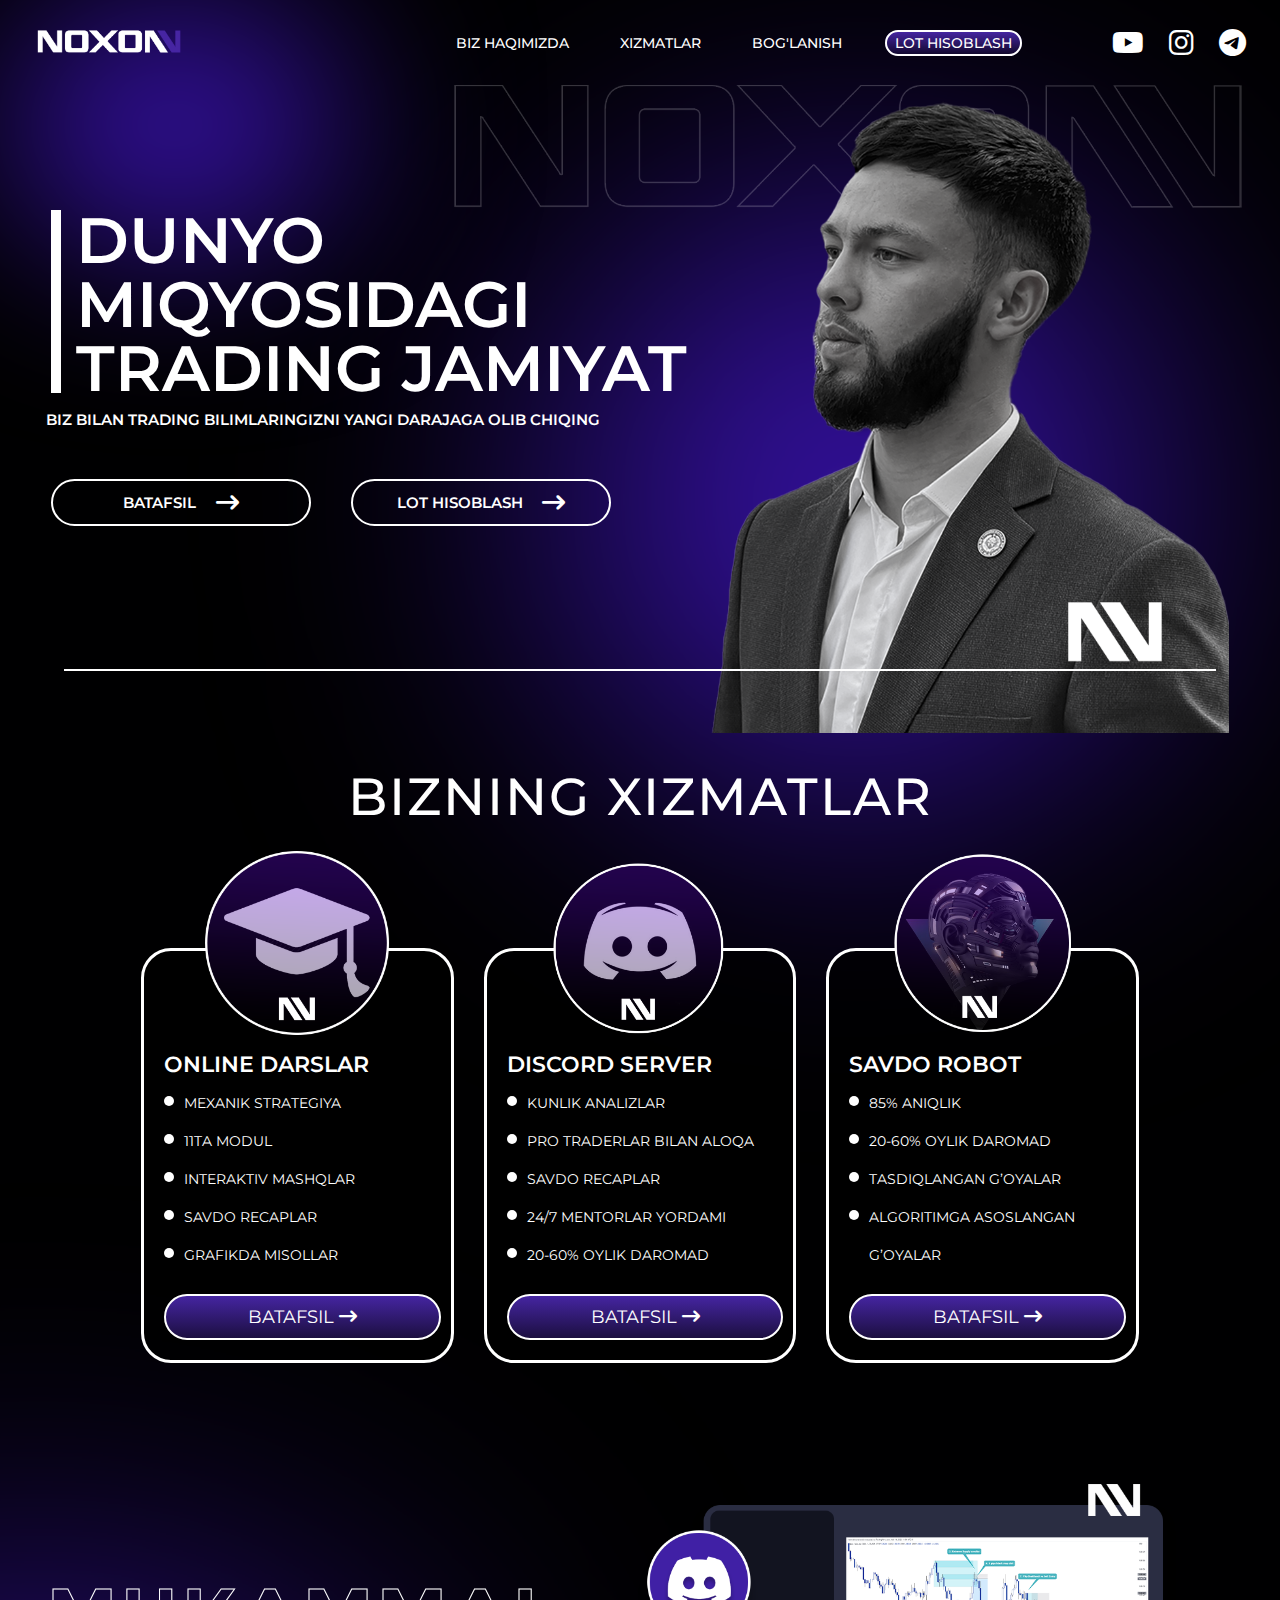
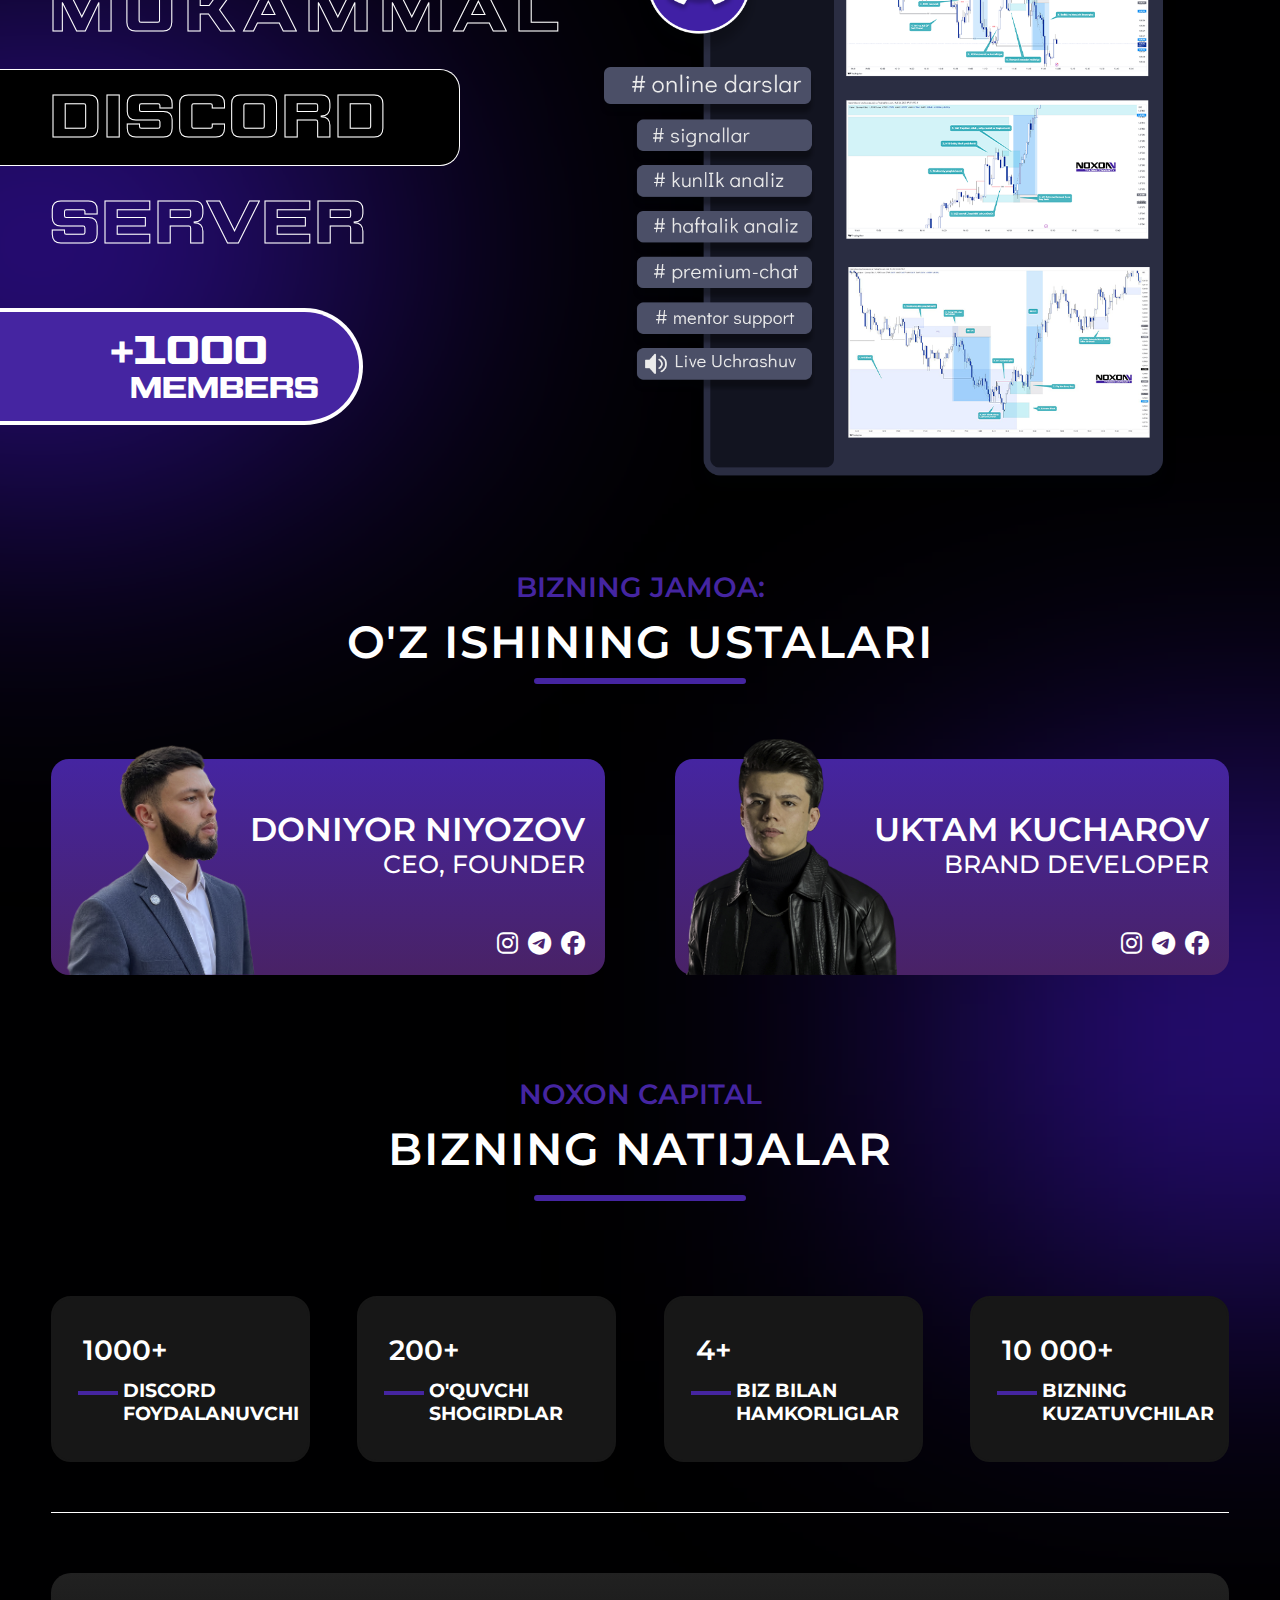
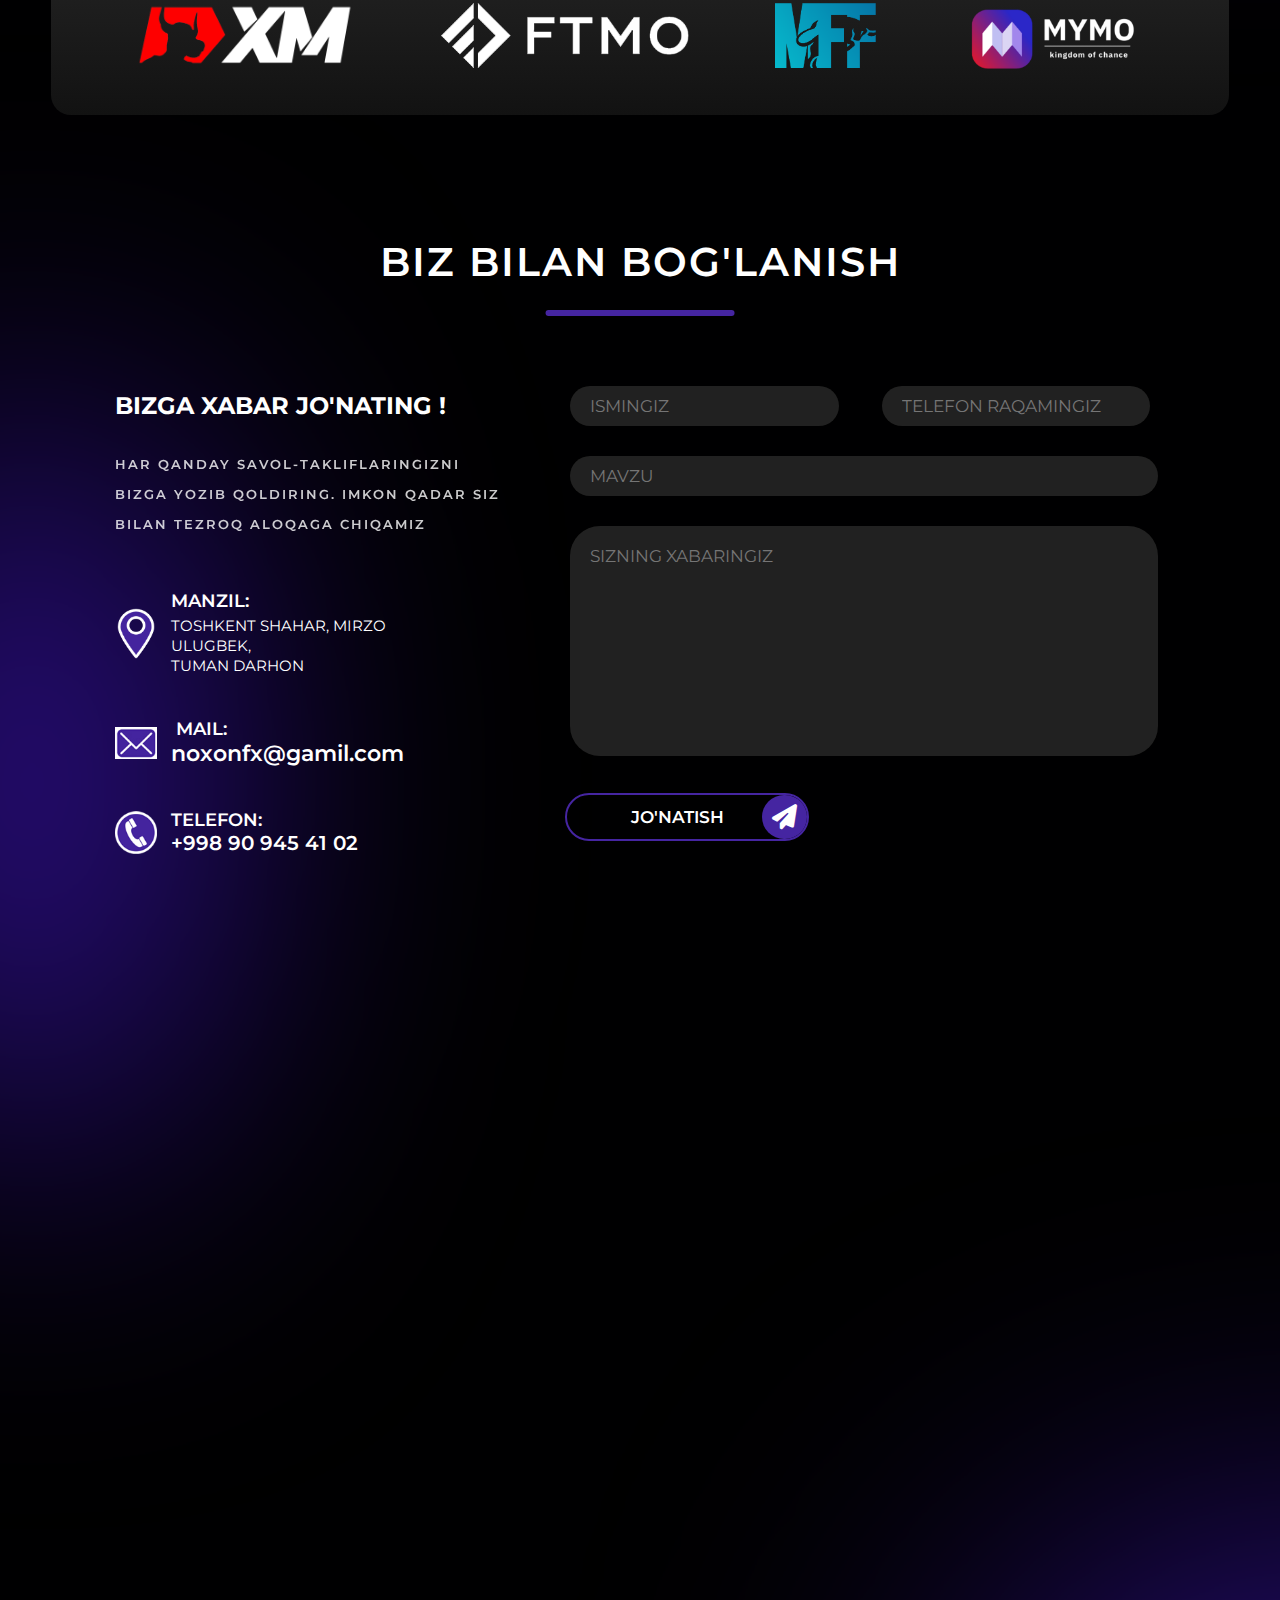
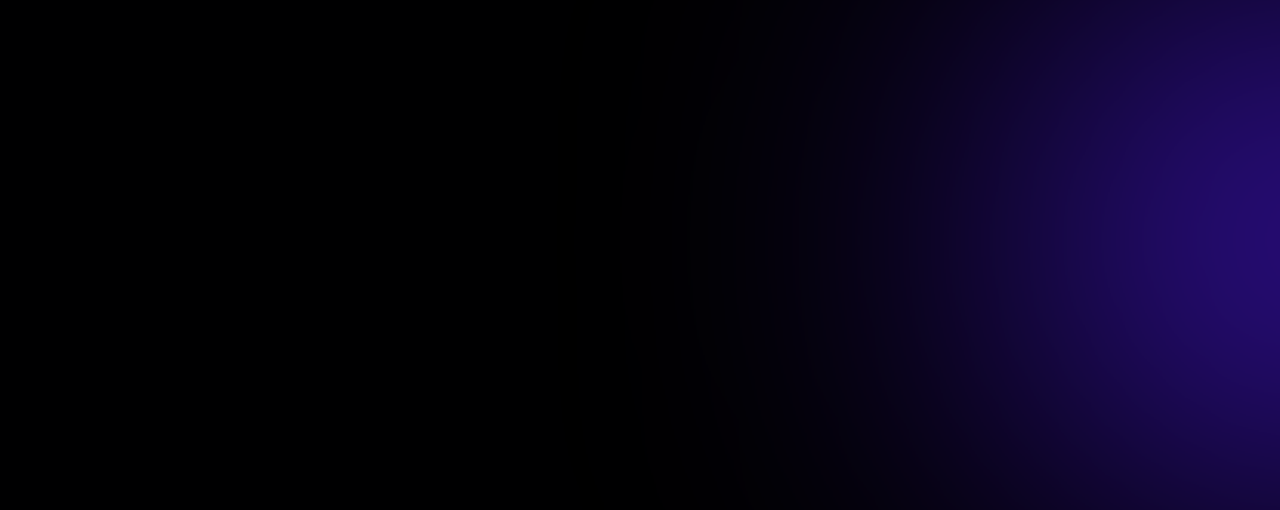
<file: index.html>
<!DOCTYPE html>
<html lang="en">

<head>
   <meta charset="UTF-8">
   <meta http-equiv="X-UA-Compatible" content="IE=edge">
   <meta name="viewport" content="width=device-width, initial-scale=1.0">
   <link rel="stylesheet" href="https://cdnjs.cloudflare.com/ajax/libs/font-awesome/6.4.0/css/all.min.css">
   <title>New project</title>
   <link rel="stylesheet" href="./css/main.min.css">
</head>

<body>

   <div class="shape shape5"></div>
   <div class="shape shape6"></div>
   <div class="shape shape7"></div>
   <div class="shape shape8"></div>
   <div class="shape shape9"></div>
   <div class="shape shape10"></div>
   <div class="shape shape11"></div>

   <header class="header">
      <a href="/pages/more.html" class="header__logo"><img src="image/logo.png" alt="logo" height="85"></a>
      <div class="flex">
         <nav class="header__navbar">
            <ul class="header__navbar-list">
               <li class="header__navbar-item">
                  <a href="./pages/more.html" class="header__navbar-link">biz haqimizda</a>
               </li>
               <li class="header__navbar-item">
                  <a href="#services" class="header__navbar-link">xizmatlar</a>
               </li>
               <li class="header__navbar-item">
                  <a href="#connect" class="header__navbar-link">bog'lanish</a>
               </li>
               <li class="header__navbar-item">
                  <a href="./pages/index.html" class="header__navbar-link">lot hisoblash</a>
               </li>
            </ul>
         </nav>
         <ul class="header__social-list">
            <li class="header__social-item">
               <a href="https://youtube.com/@noxonfx" class="header__social-link"><i
                     class="fa-brands fa-youtube "></i></a>
            </li>
            <li class="header__social-item">
               <a href="https://instagram.com/noxonfx?igshid=MzRlODBiNWFlZA==" class="header__social-link"><i
                     class="fa-brands fa-instagram "></i></a>
            </li>
            <li class="header__social-item">
               <a href="https://t.me/noxonfx_community" class="header__social-link"><i
                     class="fa-brands fa-telegram "></i></a>
            </li>
         </ul>
         <div class="menu-btn">
            <div class="menu-btn__burger"></div>
         </div>
         <div class="fixed-navbar">
            <ul class="header__navbar-list">
               <li class="header__navbar-item">
                  <a href="./pages/more.html" class="header__navbar-link">biz haqimizda</a>
               </li>
               <li class="header__navbar-item">
                  <a href="#services" class="header__navbar-link">xizmatlar</a>
               </li>
               <li class="header__navbar-item">
                  <a href="#connect" class="header__navbar-link">bog'lanish</a>
               </li>
               <li class="header__navbar-item">
                  <a href="./pages/index.html" class="header__navbar-link">lot hisoblash</a>
               </li>
            </ul>
            <ul class="header__social-list">
               <li class="header__social-item">
                  <a href="https://youtube.com/@noxonfx" class="header__social-link"><i
                        class="fa-brands fa-youtube"></i></a>
               </li>
               <li class="header__social-item">
                  <a href="https://instagram.com/noxonfx?igshid=MzRlODBiNWFlZA==" class="header__social-link"><i
                        class="fa-brands fa-instagram"></i></a>
               </li>
               <li class="header__social-item">
                  <a href="https://t.me/noxonfx_community" class="header__social-link"><i
                        class="fa-brands fa-telegram"></i></a>
               </li>
            </ul>
         </div>
      </div>
   </header>

   <section class="home indexhtml" id="home">
      <div>
         <div class="content ">
            <h1 class="home-heading" id="darslartitle">dunyo miqyosidagi trading jamiyat</h1>
            <p class="onlinePage">biz bilan trading bilimlaringizni yangi darajaga olib chiqing</p>
         </div>
         <div class="home__link">
            <a class="homelink_a" href="pages/more.html">Batafsil <i
                  class="fa-solid fa-arrow-right-long fa-beat "></i></a>
            <a class="homelink_a" href="pages/savdo-robot.html">Lot hisoblash <i
                  class="fa-solid fa-arrow-right-long fa-beat "></i></a>
         </div>
      </div>
      <img class="home__outline" src="image/opp.png" alt="">
      <img class="broimg" src="image/bro.png" alt="">
      <img id="logo-absolute" class="logo-absolute" src="image/2.png" alt="">
      <div class="line"></div>

   </section>

   <section class="services" id="services">
      <h1 class="services__title">
         bizning xizmatlar
      </h1>
      <ul class="services__list">
         <li class="services__item">
            <img src="image/shlyapa.png" id="servicesImg" class="servise_img" alt="">
            <h2>online darslar</h2>
            <p>mexanik strategiya</p>
            <p>11ta modul</p>
            <p>interaktiv mashqlar</p>
            <p>SAVDO RECAPLAR</p>
            <p>grafikda misollar</p>
            <div class="services__link"><a href="pages/online-darslar.html">Batafsil <i
                     class="fa-solid fa-arrow-right-long fa-beat"></i></a></div>
         </li>
         <li class="services__item">
            <img src="image/discord.png" id="servicesImg" class="servise_img" alt="">
            <h2>discord server</h2>
            <p>KUNLIK ANALIZLAR</p>
            <p>PRO TRADERLAR BILAN ALOQA</p>
            <p>SAVDO RECAPLAR</p>
            <p>24/7 MENTORLAR YORDAMI</p>
            <p>20-60% OYLIK DAROMAD</p>
            <div class="services__link"><a href="./pages/discord-server.html">Batafsil <i
                     class="fa-solid fa-arrow-right-long fa-beat"></i></a></div>
         </li>
         <li class="services__item">
            <img src="image/robo.png" id="servicesImg" class="servise_img" alt="">
            <h2>savdo robot</h2>
            <p>85% ANIQLIK</p>
            <p>20-60% OYLIK DAROMAD</p>
            <p>TASDIQLANGAN G’OYALAR</p>
            <p>ALGORITIMGA ASOSLANGAN G’OYALAR</p>
            <div class="services__link"><a href="pages/savdo-robot.html">Batafsil <i
                     class="fa-solid fa-arrow-right-long fa-beat"></i></a></div>
         </li>
      </ul>
   </section>
   <div class="discord ">
      <div class="discord__left">
         <h1 class="discord__title outline">
            mukammal
         </h1><br>
         <h1 style="letter-spacing: 3px;" class="discord__title discord__title-bg outline">
            discord
         </h1><br>
         <h1 style="letter-spacing: 3px;" class="discord__title outline">
            server
         </h1><br>
         <br>
         <br>
         <br>
         <br>
         <br>
         <br>
         <div class="discord__members">
            <h1 class="discord__members-title">+1000</h1>
            <p>members</p>
         </div>
      </div>
      <div class="discord__right">
         <img src="image/obshi.png" alt="">
      </div>
   </div>

   <section class="team" id="team">
      <p class="price__subtitle team__text">bizning jamoa:</p>
      <h1 class="price__title team__center">o'z ishining ustalari</h1>
      <ul class="team__list">
         <li class="team__item">
            <img class="broimg" id="broimg" src="image/bro2.png" alt="" width="205">
            <h1 id="teamId" class="teamtext">doniyor niyozov</h1>
            <h2 id="teamtext2" class="teamtextp">ceo, founder</h2>
            <div class="team__item-social" style="margin-bottom: 2px;">
               <a href="https://instagram.com/doni.digital?igshid=NTc4MTIwNjQ2YQ=="><i
                     class="fa-brands fa-instagram fa-1x"></i></a>
               <a href="@doni_digital"><i class="fa-brands fa-telegram fa-1x"></i></a>
               <a href="https://instagram.com/doni.digital?igshid=NTc4MTIwNjQ2YQ=="><i
                     class="fa-brands fa-facebook fa-1x"></i></a>
            </div>
         </li>
         <li class="team__item">
            <img src="image/bro3.png" id="broimg2" class="pb" width="180">
            <h1 id="teamId" class="teamtext">uktam kucharov</h1>
            <h2 id="teamtext2" class="teamtextp">brand developer</h2>
            <div class="team__item-social" style="margin-bottom: 2px;">
               <a href="https://instagram.com/uktam_akromovich_17?igshid=NTc4MTIwNjQ2YQ=="><i
                     class="fa-brands fa-instagram"></i></a>
               <a href="https://t.me/Uktam_AKROMOVICH_17"><i class="fa-brands fa-telegram"></i></a>
               <a href="https://instagram.com/uktam_akromovich_17?igshid=NTc4MTIwNjQ2YQ=="><i
                     class="fa-brands fa-facebook"></i></a>
            </div>
         </li>
         </div>
   </section>
   <br>
   <br>

   <section class="result " id="result">
      <p class="price__subtitle team__text">noxon capital</p>
      <h1 class="price__title team__center">bizning natijalar</h1>
      <ul class="result__list border-bottom ">
         <li class="result__item">
            <h1>1000+</h1>
            <p>discord foydalanuvchi</p>
         </li>
         <li class="result__item">
            <h1>200+</h1>
            <p>o'quvchi shogirdlar</p>
         </li>
         <li class="result__item">
            <h1>4+</h1>
            <p>biz bilan hamkorliglar </p>
         </li>
         <li class="result__item">
            <h1>10 000+</h1>
            <p>bizning kuzatuvchilar</p>
         </li>
      </ul>
      <ul class="hamkor__list ">
         <li class="hamkor__item">
            <img src="./image/XM-BROKER-copy.png" alt="">

         </li>
         <li class="hamkor__item">
            <img src="./image/fxm.png" alt="">

         </li>

         <li class="hamkor__item lastchild ">
            <img src="./image/mt.png" alt="">
         </li>

         <li class="hamkor__item lastchild ">
            <img style="width: 103%; height: 180px; margin: -50px 0;" src="./image/mym.png" alt="">





         </li>

      </ul>
   </section>
   <br>
   <br>
   <br>
   <br>
   <section id="connect" class="connect">
      <h1 style="font-size: 45px; font-weight: 600;" class="price__title team__center">biz bilan bog'lanish</h1>
      <div class="connect__wrapper">
         <div>
            <h2>bizga xabar jo'nating !</h2>
            <p>har qanday savol-takliflaringizni bizga yozib qoldiring. imkon qadar siz bilan tezroq aloqaga chiqamiz
            </p>
            <ul class="connect__list">
               <li class="connect__item">
                  <img src="image/location.png" alt="">
                  <div>
                     <h3 style="font-weight: 600;">manzil:</h3>
                     <h4 style="font-size: 17px; font-weight: 400; line-height: 20px; margin-top: 4px;">toshkent shahar,
                        mirzo ulugbek, <br> tuman darhon</h4>
                  </div>
               </li>
               <li class="connect__item item2">
                  <img src="image/fax.jpg" alt="">
                  <div>
                     <h3 style="font-weight: 600; padding-left: 5px;">mail:</h3>
                     <h4 style="  text-transform: lowercase;">noxonfx@gamil.com</h4>
                  </div>
               </li>
               <li class="connect__item item3">
                  <img src="image/fwx.png" alt="">
                  <div>
                     <h3 style="font-weight: 600;">telefon:</h3>
                     <h4 style="font-size: large;">+998 90 945 41 02</h4>
                  </div>
               </li>
            </ul>
         </div>
         <form class="connect__form">
            <input class="name" type="text" placeholder="ismingiz">
            <input class="number" type="number" placeholder="telefon raqamingiz">
            <input class="theme" type="text" placeholder="mavzu">
            <textarea class="message" cols="30" rows="10" placeholder="sizning xabaringiz"></textarea>
            <div class="home__link">
               <button>jo'natish <i class="fa-solid fa-paper-plane"></i></button>
            </div>
         </form>
      </div>
   </section>

   <script src="javascript/app.js"></script>
</body>

</html>
</file>
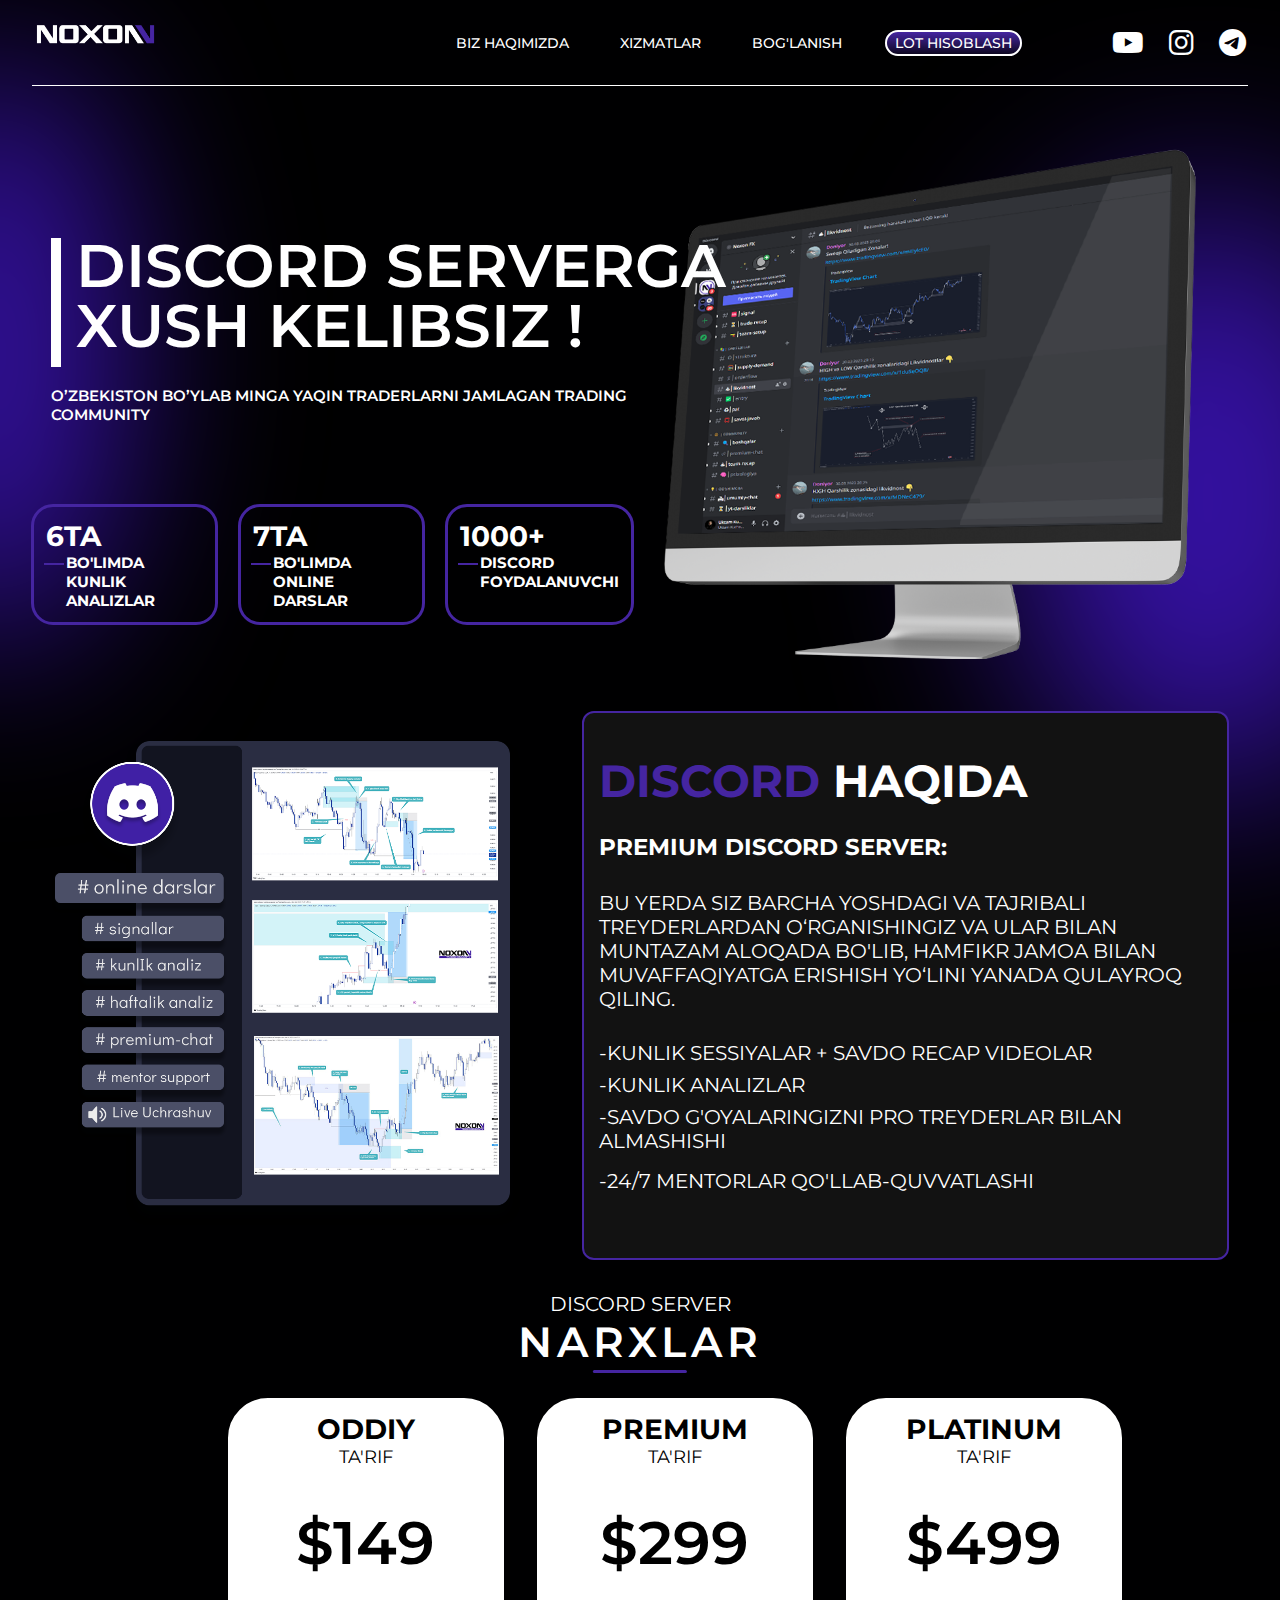
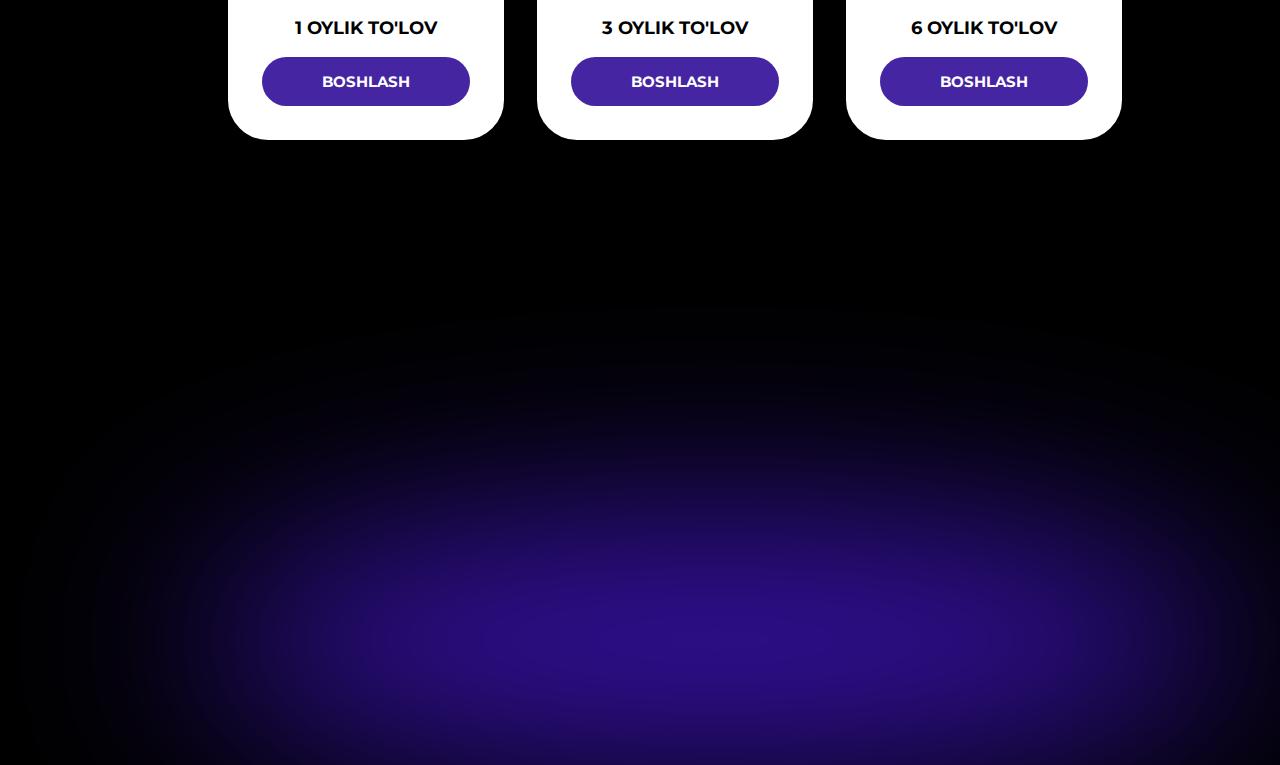
<file: pages/discord-server.html>
<!DOCTYPE html>
<html lang="en">

<head>
   <meta charset="UTF-8">
   <meta http-equiv="X-UA-Compatible" content="IE=edge">
   <meta name="viewport" content="width=device-width, initial-scale=1.0">
   <link rel="stylesheet" href="https://cdnjs.cloudflare.com/ajax/libs/font-awesome/6.4.0/css/all.min.css">
   <title>Discord server</title>
   <link rel="stylesheet" href="../css/main.min.css">
</head>

<body>

   <div class="shapes shape41"></div>
   <div class="shapes shape42"></div>
   <div class="shapes shape44"></div> 

   <header class="header border-bottom">
      <a href="../index.html" class="header__logo"><img src="../image/logo.png" alt="logo" height="70"></a>
      <div class="flex">
         <nav class="header__navbar">
            <ul class="header__navbar-list">
               <li class="header__navbar-item">
                  <a href="./more.html" class="header__navbar-link">biz haqimizda</a>
               </li>
               <li class="header__navbar-item">
                  <a href="../index.html#services" class="header__navbar-link">xizmatlar</a>
               </li>
               <li class="header__navbar-item">
                  <a href="../index.html#connect" class="header__navbar-link">bog'lanish</a>
               </li>
               
               <li class="header__navbar-item">
                  <a href="./index.html" class="header__navbar-link">lot hisoblash</a>
               </li>
            </ul>
         </nav>
         <ul class="header__social-list">
            <li class="header__social-item">
               <a href="https://youtube.com/@noxonfx" class="header__social-link"><i
                     class="fa-brands fa-youtube"></i></a>
            </li>
            <li class="header__social-item">
               <a href="https://instagram.com/noxonfx?igshid=MzRlODBiNWFlZA==" class="header__social-link"><i
                     class="fa-brands fa-instagram"></i></a>
            </li>
            <li class="header__social-item">
               <a href="https://t.me/noxonfx_community" class="header__social-link"><i
                     class="fa-brands fa-telegram"></i></a>
            </li>
         </ul>
         <div class="menu-btn">
            <div class="menu-btn__burger"></div>
         </div>
         <div class="fixed-navbar">
            <ul class="header__navbar-list">
               <li class="header__navbar-item">
                  <a href="./more.html" class="header__navbar-link">biz haqimizda</a>
               </li>
               <li class="header__navbar-item">
                  <a href="../index.html#services" class="header__navbar-link">xizmatlar</a>
               </li>
               <li class="header__navbar-item">
                  <a href="../index.html#connect" class="header__navbar-link">bog'lanish</a>
               </li>
               <li class="header__navbar-item">
                  <a href="./index.html" class="header__navbar-link">lot hisoblash</a>
               </li>
            </ul>
            <ul class="header__social-list">
               <li class="header__social-item">
                  <a href="https://youtube.com/@noxonfx" class="header__social-link"><i
                        class="fa-brands fa-youtube"></i></a>
               </li>
               <li class="header__social-item">
                  <a href="https://instagram.com/noxonfx?igshid=MzRlODBiNWFlZA==" class="header__social-link"><i
                        class="fa-brands fa-instagram"></i></a>
               </li>
               <li class="header__social-item">
                  <a href="https://t.me/noxonfx_community" class="header__social-link"><i
                        class="fa-brands fa-telegram"></i></a>
               </li>
            </ul>
         </div>
      </div>
   </header>

   <section class="home discord__home" id="home">
      <div>
         <div class="content index">
            <h1 class="home-heading" >discord serverga
               xush kelibsiz !</h1>
            <br>
            <br>
            <p class="onlinePage">o’zbekiston bo’ylab minga yaqin  
               traderlarni jamlagan trading community</p>
            <br>

         </div>
         <div class="home__info">
            <div class="home__info-box">
               <h1>6ta</h1>
               <p>bo'limda kunlik analizlar</p>
            </div>
            <div class="home__info-box">
               <h1>7ta</h1>
               <p>bo'limda online darslar</p>
            </div>
            <div class="home__info-box">
               <h1>1000+</h1>
               <p>discord foydalanuvchi</p>
            </div>
         </div>
      </div>
      <img class="Noutbuk" src="../image/Noutbuk-mid.png" alt="">
   </section>

   <section class="info" id="info">
      <img src="../image/polni-logosi-yo'q.png" alt="">
      <div class="info__content">
         <h1><span>discord</span> haqida</h1>
         <p style="font-size: 23px; font-weight: 700; color: #fff; margin-top: 25px;">premium discord server: </p>
         <p>Bu yerda siz barcha yoshdagi va tajribali treyderlardan o‘rganishingiz va ular bilan muntazam aloqada
            bo'lib, hamfikr
            jamoa bilan muvaffaqiyatga erishish yo‘lini yanada
            qulayroq qiling.</p>


         <h2>

            <span>
               -Kunlik Sessiyalar + Savdo Recap videolar

            </span>
             <span> -Kunlik Analizlar</span>
            <span>-Savdo g'oyalaringizni Pro Treyderlar bilan almashishi</span>
            <span>-24/7 Mentorlar qo'llab-quvvatlashi</span>
         </h2>
      </div>
   </section>

   <section class="price" id="price">
      <p class="price__subtitle fsz lh" style="color: #fff; font-size: 20px;">discord server</p>
      <h1 class="price__title before">narxlar</h1>
      <ul class="price__list">
         <li class="price__item">
            <h3>oddiy</h3>
            <p>ta'rif</p>
            <h1>$149</h1>
            <h4>1 oylik to'lov</h4>
            <a href="#">boshlash</a>
         </li>
         <li class="price__item price__item-premium">
            <h3>premium</h3>
            <p>ta'rif</p>
            <h1>$299</h1>
            <h4>3 oylik to'lov</h4>
            <a href="#">boshlash</a>
         </li>
         <li class="price__item">
            <h3>platinum</h3>
            <p>ta'rif</p>
            <h1>$499</h1>
            <h4>6 oylik to'lov</h4>
            <a href="#">boshlash</a>
         </li>
      </ul>
   </section>


   <script src="../javascript/app.js"></script>
</body>

</html>
</file>
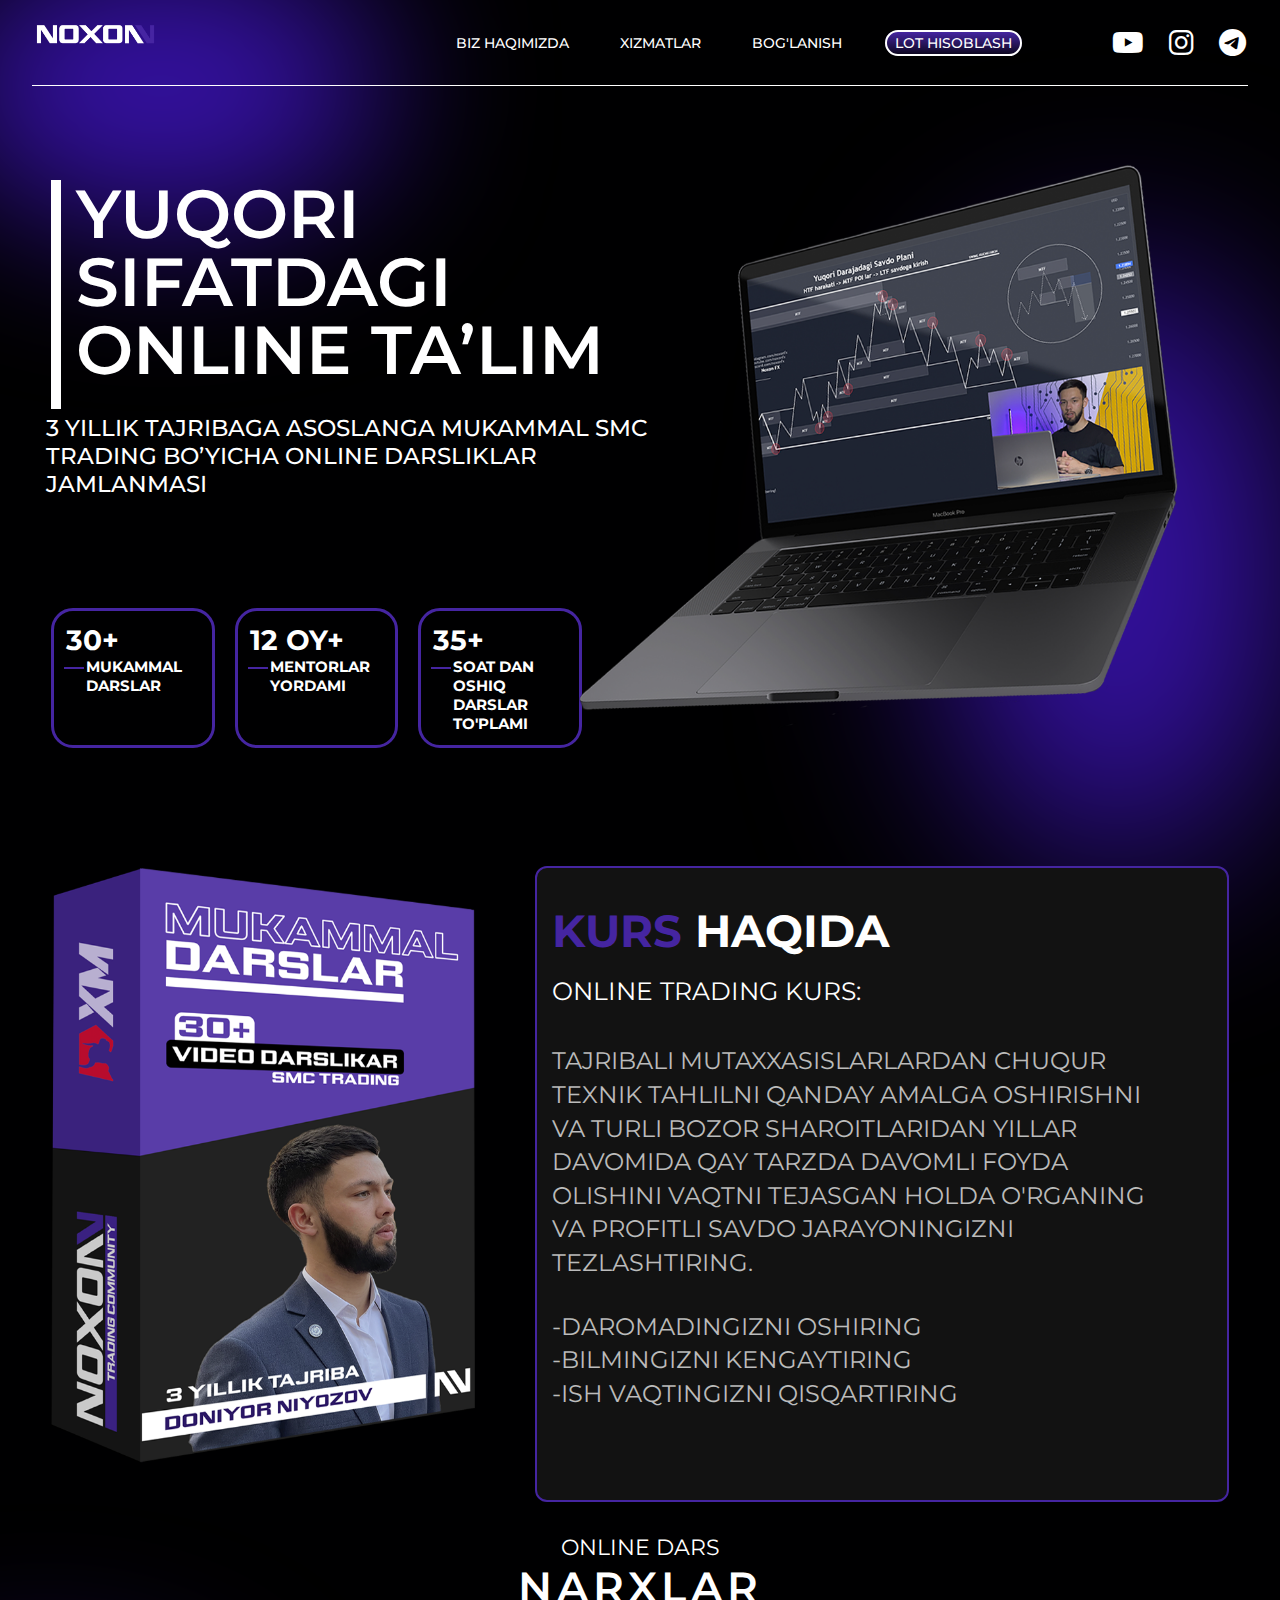
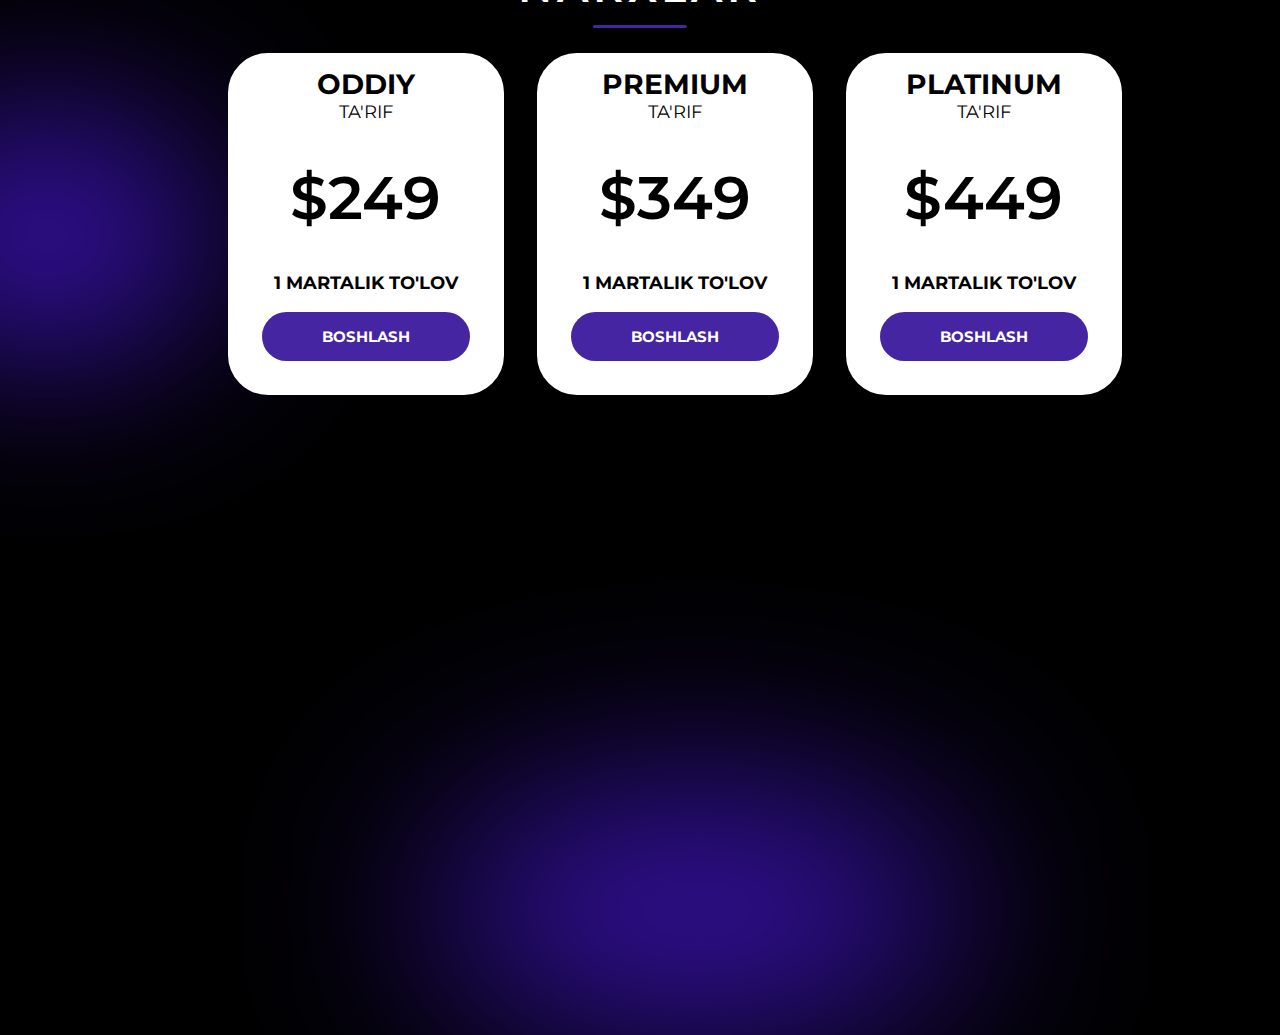
<file: pages/online-darslar.html>
<!DOCTYPE html>
<html lang="en">

<head>
   <meta charset="UTF-8">
   <meta http-equiv="X-UA-Compatible" content="IE=edge">
   <meta name="viewport" content="width=device-width, initial-scale=1.0">
   <link rel="stylesheet" href="https://cdnjs.cloudflare.com/ajax/libs/font-awesome/6.4.0/css/all.min.css">
   <title>Online darslar</title>
   <link rel="stylesheet" href="../css/main.min.css">
</head>

<body>

   <div class="shape shape21"></div>
   <div class="shape shape22"></div>
   <div class="shape shape23"></div>
   <div class="shape shape24"></div>

   <header class="header border-bottom">
      <a href="../index.html" class="header__logo"><img src="../image/logo.png" alt="logo" height="70"></a>
      <div class="flex">
         <nav class="header__navbar">
            <ul class="header__navbar-list">
               <li class="header__navbar-item">
                  <a href="./more.html" class="header__navbar-link">biz haqimizda</a>
               </li>
               <li class="header__navbar-item">
                  <a href="../index.html#services" class="header__navbar-link">xizmatlar</a>
               </li>
               <li class="header__navbar-item">
                  <a href="../index.html#connect" class="header__navbar-link">bog'lanish</a>
               </li>
               <li class="header__navbar-item">
                  <a href="./index.html" class="header__navbar-link">lot hisoblash</a>
               </li>
            </ul>
         </nav>
         <ul class="header__social-list">
            <li class="header__social-item">
               <a href="https://youtube.com/@noxonfx" class="header__social-link"><i
                     class="fa-brands fa-youtube "></i></a>
            </li>
            <li class="header__social-item">
               <a href="https://instagram.com/noxonfx?igshid=MzRlODBiNWFlZA==" class="header__social-link"><i
                     class="fa-brands fa-instagram "></i></a>
            </li>
            <li class="header__social-item">
               <a href="https://t.me/noxonfx_community" class="header__social-link"><i
                     class="fa-brands fa-telegram "></i></a>
            </li>
         </ul>
         <div class="menu-btn">
            <div class="menu-btn__burger"></div>
         </div>
         <div class="fixed-navbar">
            <ul class="header__navbar-list">
               <li class="header__navbar-item">
                  <a href="./more.html" class="header__navbar-link">biz haqimizda</a>
               </li>
               <li class="header__navbar-item">
                  <a href="../index.html#services" class="header__navbar-link">xizmatlar</a>
               </li>
               <li class="header__navbar-item">
                  <a href="../index.html#connect" class="header__navbar-link">bog'lanish</a>
               </li>
               <li class="header__navbar-item">
                  <a href="./index.html" class="header__navbar-link">lot hisoblash</a>
               </li>
            </ul>
            <ul class="header__social-list">
               <li class="header__social-item">
                  <a href="https://youtube.com/@noxonfx" class="header__social-link"><i
                        class="fa-brands fa-youtube"></i></a>
               </li>
               <li class="header__social-item">
                  <a href="https://instagram.com/noxonfx?igshid=MzRlODBiNWFlZA==" class="header__social-link"><i
                        class="fa-brands fa-instagram"></i></a>
               </li>
               <li class="header__social-item">
                  <a href="https://t.me/noxonfx_community" class="header__social-link"><i
                        class="fa-brands fa-telegram"></i></a>
               </li>
            </ul>
         </div>
      </div>
   </header>

   <section class="home home-online " id="home">
      <div>

         <div class="content">
            <h1 class="home-heading onlinedr  " id="darslartitle"> yuqori sifatdagi <br>
            online ta’lim</h1>
            <p class="onlinePage wtd  " >3 yillik tajribaga asoslanga mukammal SMC <br>
            trading bo’yicha online darsliklar jamlanmasi</p>
            <br>
         </div>
         <div class="home__info online__info">
            <div class="home__info-box online-box ">
               <h1>30+</h1>
               <p>mukammal darslar</p>
            </div>
            <div class="home__info-box online-box">
               <h1>12 oy+</h1>
               <p>mentorlar yordami</p>
            </div>
            <div class="home__info-box online-box">
               <h1>35+</h1>
               <p>soat dan  <br> oshiq darslar to'plami</p>
            </div>
         </div>
      </div>
      <img  class="Noutbuk zind  " id="zind" src="../image/Noutbuk.png " alt="">
   </section>
   <section class="info online_info" id="info">
      <img  class="Noutbuk"  src="../image/disk-toplam.png" alt="">
      <div class="info__content">
         <h1><span>kurs</span> haqida</h1>
         <h2>online trading kurs:</h2>
         <p>tajribali mutaxxasislarlardan chuqur texnik tahlilni qanday amalga oshirishni va turli bozor sharoitlaridan
            yillar davomida qay tarzda davomli foyda olishini vaqtni tejasgan holda o'rganing va profitli savdo
            jarayoningizni tezlashtiring.</p>
         <p>-daromadingizni oshiring <br>
            -bilmingizni kengaytiring <br>
            -ish vaqtingizni qisqartiring</p>
      </div>
   </section>

   <section class="price" id="price">
      <p class="price__subtitle fsz price__text">online dars</p>
      <h1   class=" price__title before team__center">narxlar</h1>
      <ul class="price__list">
         <li class="price__item">
            <h3>oddiy</h3>
            <p>ta'rif</p>
            <h1>$249</h1>
            <h4>1 martalik to'lov</h4>
            <a href="#" class="pricelink">boshlash</a>
         </li>
         <li class="price__item price__item-premium">
            <h3>premium</h3>
            <p>ta'rif</p>
            <h1>$349</h1>
            <h4>1 martalik to'lov</h4>
            <a href="#" class="pricelink">boshlash</a>
         </li>
         <li class="price__item">
            <h3>platinum</h3>
            <p>ta'rif</p>
            <h1>$449</h1>
            <h4>1 martalik to'lov</h4>
            <a href="#" class="pricelink">boshlash</a>
         </li>
      </ul>
   </section>


   <script src="../javascript/app.js"></script>
</body>

</html>
</file>
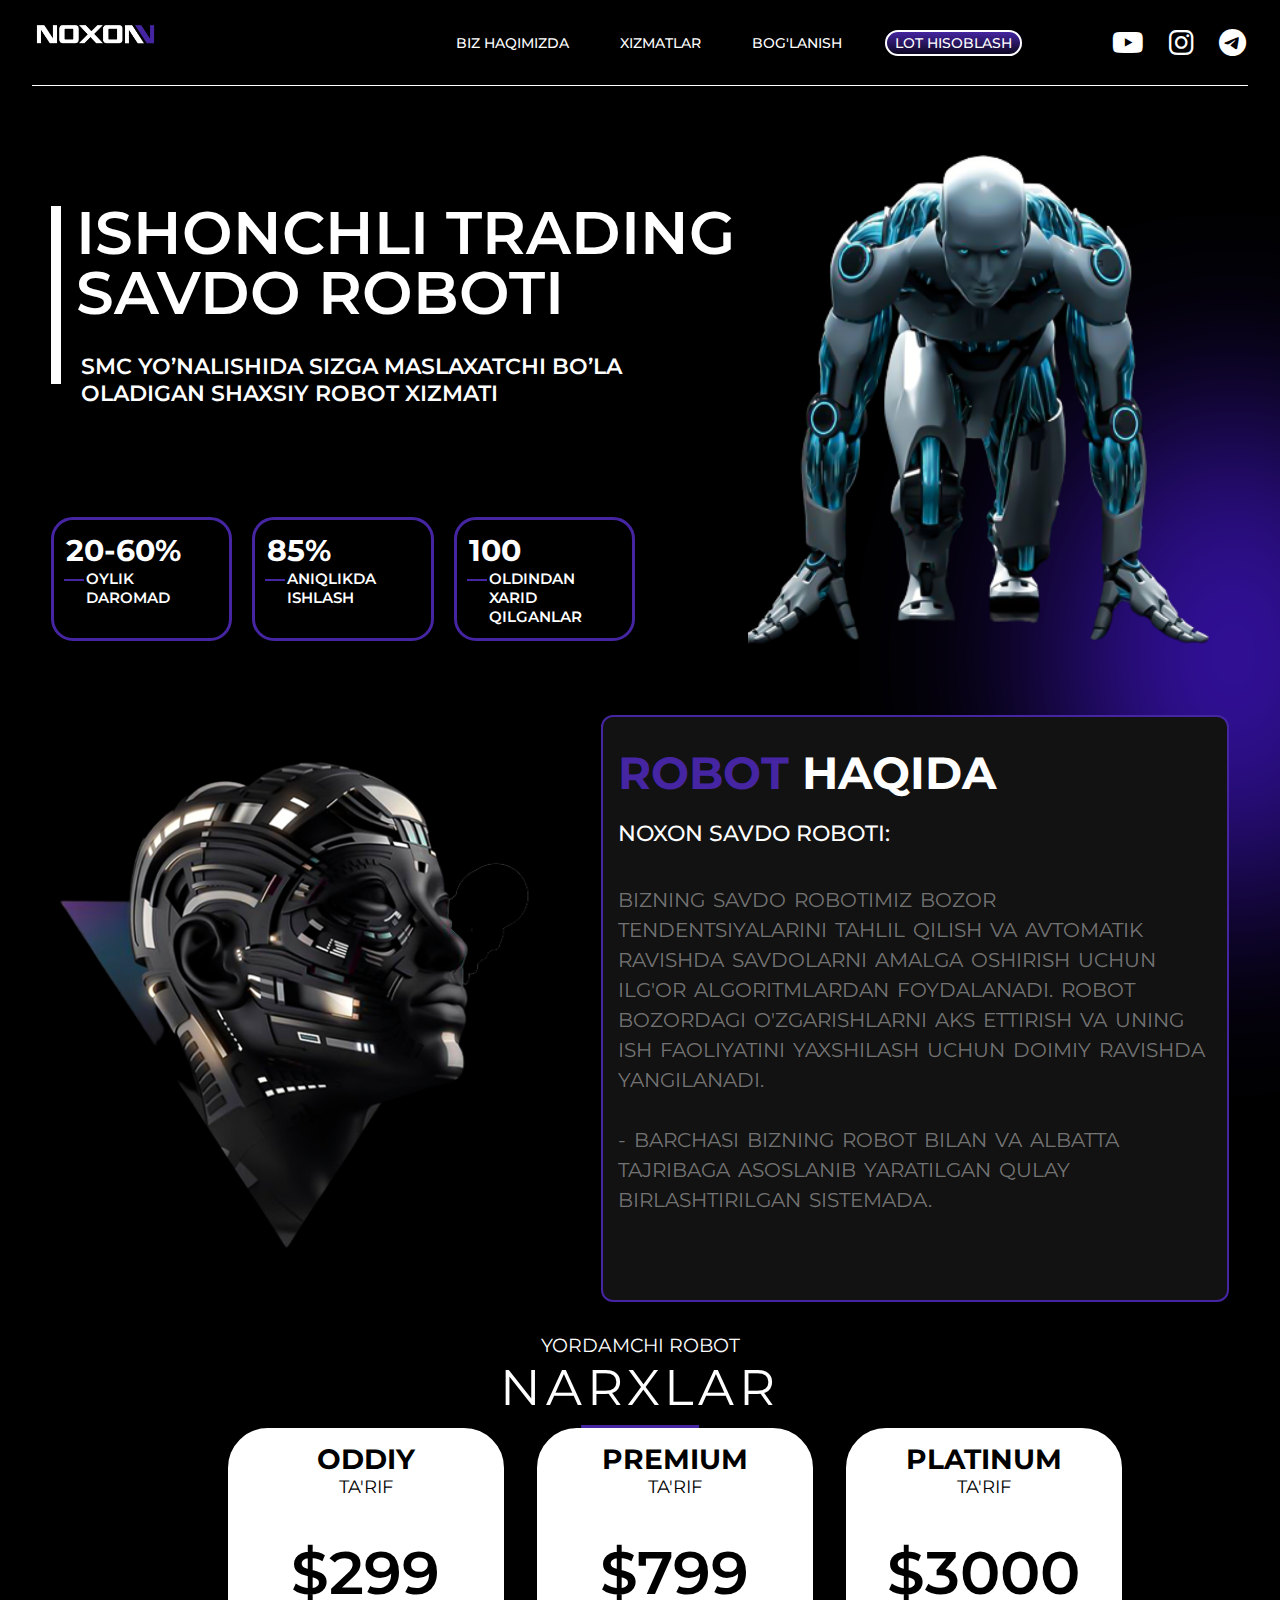
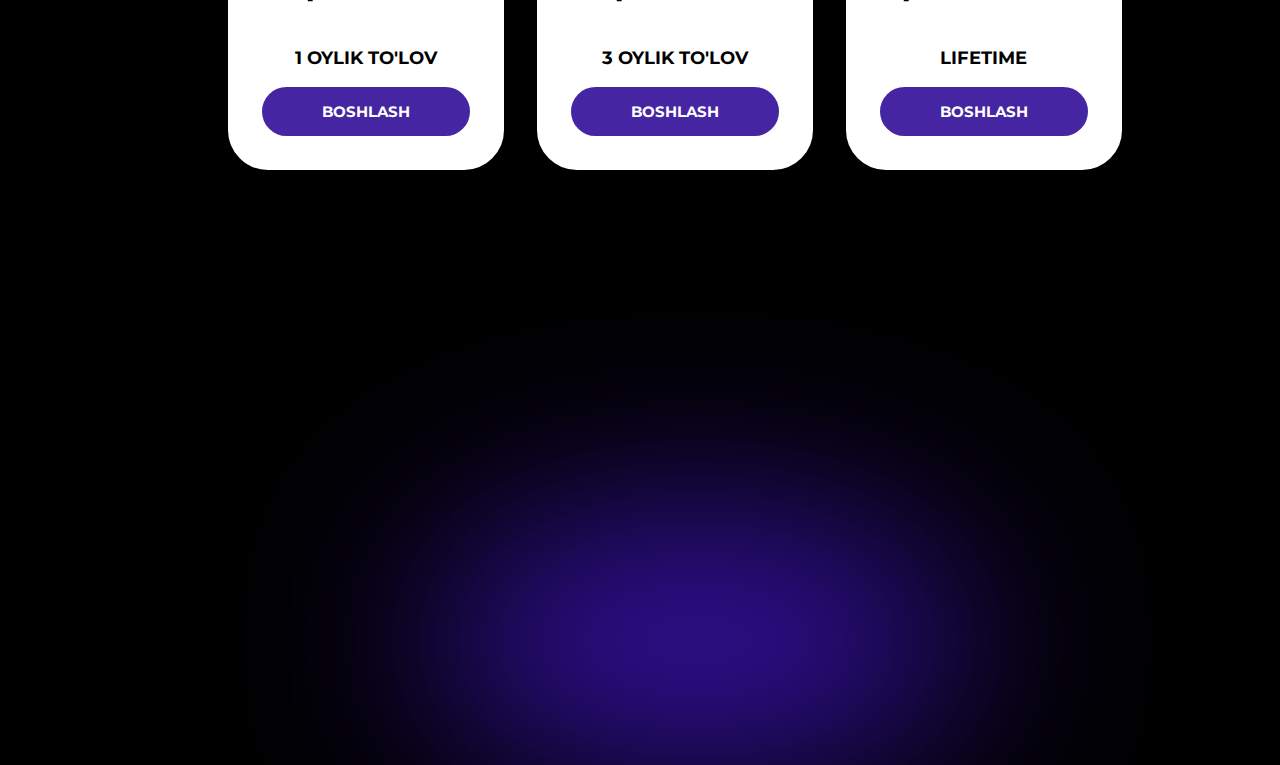
<file: pages/savdo-robot.html>
<!DOCTYPE html>
<html lang="en">

<head>
   <meta charset="UTF-8">
   <meta http-equiv="X-UA-Compatible" content="IE=edge">
   <meta name="viewport" content="width=device-width, initial-scale=1.0">
   <link rel="stylesheet" href="https://cdnjs.cloudflare.com/ajax/libs/font-awesome/6.4.0/css/all.min.css">
   <title>Savdo robot</title>
   <link rel="stylesheet" href="../css/main.min.css">


</head>

<body>

   <div class="shape shape31"></div>
   <div class="shape shape32"></div>
   <div class="shape shape33"></div>
   <div class="shape shape34"></div>

   <header class="header border-bottom">
      <a href="../index.html" class="header__logo"><img src="../image/logo.png" alt="logo" height="70"></a>
      <div class="flex">
         <nav class="header__navbar">
            <ul class="header__navbar-list">
               <li class="header__navbar-item">
                  <a href="./more.html" class="header__navbar-link">biz haqimizda</a>
               </li>
               <li class="header__navbar-item">
                  <a href="../index.html#services" class="header__navbar-link">xizmatlar</a>
               </li>
               <li class="header__navbar-item">
                  <a href="../index.html#connect" class="header__navbar-link">bog'lanish</a>
               </li>
               <li class="header__navbar-item">
                  <a href="./index.html" class="header__navbar-link">lot hisoblash</a>
               </li>
            </ul>
         </nav>
         <ul class="header__social-list">
            <li class="header__social-item">
               <a href="https://youtube.com/@noxonfx" class="header__social-link"><i
                     class="fa-brands fa-youtube"></i></a>
            </li>
            <li class="header__social-item">
               <a href="https://instagram.com/noxonfx?igshid=MzRlODBiNWFlZA==" class="header__social-link"><i
                     class="fa-brands fa-instagram"></i></a>
            </li>
            <li class="header__social-item">
               <a href="https://t.me/noxonfx_community" class="header__social-link"><i
                     class="fa-brands fa-telegram"></i></a>
            </li>
         </ul>
         <div class="menu-btn">
            <div class="menu-btn__burger"></div>
         </div>
         <div class="fixed-navbar">
            <ul class="header__navbar-list">
               <li class="header__navbar-item">
                  <a href="./more.html" class="header__navbar-link">biz haqimizda</a>
               </li>
               <li class="header__navbar-item">
                  <a href="../index.html#services" class="header__navbar-link">xizmatlar</a>
               </li>
               <li class="header__navbar-item">
                  <a href="../index.html#connect" class="header__navbar-link">bog'lanish</a>
               </li>
               <li class="header__navbar-item">
                  <a href="./index.html" class="header__navbar-link">lot hisoblash</a>
               </li>
            </ul>
            <ul class="header__social-list">
               <li class="header__social-item">
                  <a href="https://youtube.com/@noxonfx" class="header__social-link"><i
                        class="fa-brands fa-youtube "></i></a>
               </li>
               <li class="header__social-item">
                  <a href="https://instagram.com/noxonfx?igshid=MzRlODBiNWFlZA==" class="header__social-link"><i
                        class="fa-brands fa-instagram "></i></a>
               </li>
               <li class="header__social-item">
                  <a href="https://t.me/noxonfx_community" class="header__social-link"><i
                        class="fa-brands fa-telegram "></i></a>
               </li>
            </ul>
         </div>
      </div>
   </header>

   <section class="home  home__flex" id="home">
      <div>

         <div class="content">
            <h1 class="home-heading">ishonchli trading
               savdo roboti</h1>
            <br>
            <br>
            <p>smc yo’nalishida sizga maslaxatchi bo’la
               oladigan shaxsiy robot xizmati</p>
            <br>

         </div>
         <div class="home__info">
            <div class="home__info-box">
               <h1>20-60%</h1>
               <p class="robotp">OYLIK
                  DAROMAD</p>
            </div>
            <div class="home__info-box">
               <h1>85%</h1>
               <p class="robotp">aniqlikda ishlash</p>
            </div>
            <div class="home__info-box">
               <h1>100</h1>
               <p class="robotp">oldindan xarid qilganlar</p>
            </div>
         </div>
      </div>
      <img class="savdoImg" src="../image/robot-removebg-preview.png" alt="">
   </section>

   <section class="info info-content imginfo" id="info">
      <img src="../image/robot-bosh-removebg-preview.png" alt="">
      <div class="info__content">
         <h1><span>robot</span> haqida</h1>
         <h2 style="font-size: 22px;">noxon savdo roboti:</h2>
         <p>Bizning savdo robotimiz bozor tendentsiyalarini tahlil qilish va avtomatik ravishda savdolarni amalga
            oshirish uchun
            ilg'or algoritmlardan foydalanadi. robot bozordagi o'zgarishlarni
            aks ettirish va uning ish faoliyatini yaxshilash uchun doimiy ravishda yangilanadi.
            <br>
            <br>
            - barchasi bizning Robot bilan va albatta tajribaga asoslanib yaratilgan qulay birlashtirilgan sistemada.
         </p>
      </div>
   </section>

   <section class="price" id="price">
      <p class="price__subtitle price__text">yordamchi robot</p>
      <h1 class="price__title price__center">narxlar</h1>
      <ul class="price__list">
         <li class="price__item">
            <h3>oddiy</h3>
            <p>ta'rif</p>
            <h1>$299</h1>
            <h4>1 oylik to'lov</h4>
            <a href="#">boshlash</a>
         </li>
         <li class="price__item price__item-premium">
            <h3>premium</h3>
            <p>ta'rif</p>
            <h1>$799</h1>
            <h4>3 oylik to'lov</h4>
            <a href="#">boshlash</a>
         </li>
         <li class="price__item">
            <h3>platinum</h3>
            <p>ta'rif</p>
            <h1>$3000</h1>
            <h4>lifetime</h4>
            <a href="#">boshlash</a>
         </li>
      </ul>
   </section>


   <script src="../javascript/app.js"></script>
</body>

</html>
</file>
<file: css/main.min.css>
@import url("https://fonts.googleapis.com/css2?family=Montserrat:wght@100;200;300;400;500;600;800;900&display=swap");
* {
  font-family: "Montserrat", sans-serif;
  margin: 0;
  padding: 0;
  box-sizing: border-box;
  outline: none;
  border: none;
  text-decoration: none;
  text-transform: uppercase;
  transition: all 0.2s linear;
}

html {
  scroll-behavior: smooth;
}

body {
  background: #000001;
}

ul {
  list-style: none;
}

section {
  padding: 2rem 4%;
}

@media screen and (max-width: 991px) {
  html {
    font-size: 55%;
  }
  section {
    padding: 2rem;
  }
}
@media screen and (min-width: 450px) {
  html {
    font-size: 50%;
  }
}
@media screen and (max-width: 1326px) {
  section {
    padding: 2rem 4%;
  }
}
.header {
  display: grid;
  grid-template-columns: 1fr 1.999fr !important;
  align-items: center;
  justify-content: space-between;
  padding: 0 5px;
  width: 95% !important;
  margin: 0 auto !important;
}
.header__logo {
  height: 85px;
}
.header__navbar-list {
  display: flex;
  column-gap: 35px !important;
}
.header__navbar-item:last-child .header__navbar-link {
  border: 2px solid #fff;
  color: #fff;
  border-radius: 30px;
  background: linear-gradient(to bottom, #4525a1, transparent, transparent, transparent, transparent);
  background-size: auto 500%;
}
.header__navbar-item:last-child .header__navbar-link:hover {
  background-position: right center;
}
.header__navbar-link {
  color: #fff;
  font-size: 19px !important;
  padding: 2px 8px;
  font-weight: 500 !important;
}
.header__navbar-link:hover {
  color: #4525a1;
}
.header__social-list {
  display: flex;
  gap: 25px;
}
.header__social-link {
  color: #fff;
  font-size: 28px !important;
}
.header__social-link:hover {
  color: #4525a1;
}

.border-bottom {
  border-bottom: 1px solid #fff;
}

.menu-btn {
  position: fixed;
  right: 5%;
  background: transparent;
  border-radius: 6px;
  display: none;
  justify-content: center;
  align-items: center;
  cursor: pointer;
  transition: all 0.5s ease-in-out;
  z-index: 201;
  width: 50px;
  height: 50px;
}
.menu-btn__burger {
  width: 30px;
  height: 4px;
  background: #fff;
  border-radius: 5px;
  box-shadow: 0 2px 5px rgba(255, 101, 47, 0.2);
  transition: all 0.5s ease-in-out;
}
.menu-btn__burger::before, .menu-btn__burger::after {
  content: "";
  position: absolute;
  width: 30px;
  height: 4px;
  background: #fff;
  border-radius: 5px;
  box-shadow: 0 2px 5px rgba(255, 101, 47, 0.2);
  transition: all 0.5s ease-in-out;
}
.menu-btn__burger::before {
  transform: translateY(-10px);
}
.menu-btn__burger::after {
  transform: translateY(10px);
}
.menu-btn.open .menu-btn__burger {
  transform: translateX(-50px);
  background: transparent;
  box-shadow: none;
}
.menu-btn.open .menu-btn__burger::before {
  transform: rotate(45deg) translate(35px, -35px);
}
.menu-btn.open .menu-btn__burger::after {
  transform: rotate(-45deg) translate(35px, 35px);
}

.fixed-navbar {
  position: fixed;
  left: 100%;
  top: 0;
  width: 100%;
  height: 100%;
  background: rgba(0, 0, 0, 0.8470588235);
  z-index: 200;
  display: none;
  align-items: center;
  justify-content: center;
  flex-direction: column;
  gap: 20px;
}
.fixed-navbar .header__navbar-list {
  flex-direction: column;
  align-items: center;
  gap: 20px;
}

.left-0 {
  left: 0 !important;
}

.left-5 {
  right: 85% !important;
}

@media screen and (max-width: 1045px) {
  .header .header-navbar .header__navbar-list__navbar-item a {
    font-size: 25px;
  }
}
@media screen and (max-width: 991px) {
  .header {
    padding: 0 20px;
  }
  .header__navbar, .header__social-list {
    display: none;
  }
  .menu-btn {
    display: flex;
  }
  .fixed-navbar {
    display: flex;
  }
  .fixed-navbar .header-navbar,
  .fixed-navbar .header__social-list {
    display: flex;
  }
}
.container {
  width: 100%;
  margin-left: auto;
  margin-right: auto;
  padding-left: 40px;
  padding-right: 40px;
}

@media screen and (max-width: 375px) {
  .container {
    width: 425px;
  }
}
@media screen and (min-width: 450px) {
  .container {
    width: 600px;
  }
}
@media screen and (max-width: 768px) {
  .container {
    width: 700px;
  }
}
@media screen and (max-width: 991px) {
  .container {
    width: 900px;
  }
}
@media screen and (max-width: 1100px) {
  .container {
    width: 1100px;
  }
}
@media screen and (max-width: 1270px) {
  .container {
    width: 1300px;
  }
}
@media screen and (max-width: 1326px) {
  .container {
    width: 1318px;
  }
}
@media screen and (min-width: 1400px) {
  .container {
    width: 1418px;
    margin: 0 auto;
  }
}
.logo-absolute {
  position: absolute;
  width: 100px !important;
  top: 75%;
  right: 9%;
}

.line {
  position: absolute;
  width: 90%;
  height: 2px;
  top: 88%;
  left: 5%;
  right: 5%;
  background: #fff;
}

@media screen and (max-width: 768px) {
  .logo-absolute {
    width: 100px !important;
    top: 70%;
  }
}
.flex {
  display: flex;
  align-items: center;
  justify-content: space-between;
  gap: 10px;
}

body {
  overflow-x: hidden;
}

.home {
  display: flex;
  gap: 10px;
  align-items: center;
  position: relative;
}
.home__outline {
  position: absolute;
  right: 2%;
  top: 0;
  width: 61.5% !important;
  z-index: -1;
}
.home__link {
  margin-top: 50px;
  display: flex;
  align-items: center;
  width: 100%;
  gap: 40px;
}
.home__link a,
.home__link button {
  display: flex;
  align-items: center;
  justify-content: center;
  gap: 10%;
  font-size: 15px;
  width: 40%;
  padding: 10px 30px;
  border: 2px solid #fff;
  font-weight: 600;
  color: #fff;
  border-radius: 30px;
  background: linear-gradient(to bottom, transparent, transparent, transparent, #4525a1, transparent, transparent);
  background-size: auto 500%;
  cursor: pointer;
}
.home__link a:hover,
.home__link button:hover {
  background-color: #4525a1;
}
.home__link a i,
.home__link button i {
  font-size: 23px;
}
.home .content {
  position: relative;
  margin-left: 25px;
  margin-top: -100px !important;
}
.home .content h1 {
  font-size: 72px !important;
  font-weight: 600;
  line-height: 1;
  color: #fff;
  margin-bottom: 10px;
}
.home .content p {
  font-size: 20px !important;
  font-weight: 600;
  color: #fff;
  margin-left: -30px;
}
.home .content::after {
  content: "";
  position: absolute;
  top: -2%;
  left: -25px;
  height: 83%;
  width: 10px;
  background: #fff;
  border-radius: 0;
  margin-top: 1%;
}
.home__info {
  display: flex;
  justify-content: space-between;
  margin-top: 100px;
  gap: 20px;
}
.home__info-box {
  width: 33%;
  padding: 12px;
  border: 3px solid #4525a1;
  border-radius: 22px;
}
.home__info-box h1 {
  color: #fff;
  font-size: 28px;
  font-weight: 700;
}
.home__info-box p {
  color: #fff;
  font-size: 15px;
  margin-left: 20px;
  position: relative;
  font-weight: 700;
}
.home__info-box p::before {
  content: "";
  position: absolute;
  top: 10px;
  left: -22px;
  height: 2px;
  width: 20px;
  background: #4525a1;
}
.home > img {
  width: 44%;
}
.home__bg {
  position: absolute;
  top: 0%;
  left: 34%;
  right: -10%;
  height: 100%;
  width: 66% !important;
  z-index: -1;
}
.home__more {
  height: calc(100% - 75.8px);
}
.home__more .content {
  width: 65%;
  padding-left: 18px;
  margin-top: 65px;
}
.home__more .content h1 {
  font-size: 58px;
}
.home__more .content p {
  font-size: 32px;
  line-height: 30px;
}

.home-online div .content,
.home-online div .index::after,
.discord__home div .content,
.discord__home div .index::after {
  height: 65% !important;
}

.discord__home {
  position: relative;
  margin-top: 200px !important;
}
.discord__home div .index h1 {
  width: 120%;
  font-size: 60px !important;
}
.discord__home div .index p {
  padding-left: 5px;
}
.discord__home div .home__info {
  display: flex;
  justify-content: center;
  margin-top: 70px;
  margin-left: -20px;
  width: 100%;
}
.discord__home div .home__info .home__info-box {
  padding: 12px;
  border: 3px solid #4525a1;
  border-radius: 22px;
}
.discord__home div .home__info .home__info-box h1 {
  color: #fff;
  font-size: 28px;
  font-weight: 700;
}
.discord__home div .home__info .home__info-box p {
  color: #fff;
  font-size: 15px;
  margin-left: 20px;
  position: relative;
  font-weight: 700;
}
.discord__home div .home__info .home__info-box p::before {
  content: "";
  position: absolute;
  top: 10px;
  left: -22px;
  height: 2px;
  width: 20px;
  background: #4525a1;
}
.discord__home img {
  width: 48%;
  z-index: -2;
  margin-top: -170px;
}

.home__more {
  width: 100%;
}
.home__more div {
  width: 100%;
}
.home__more div .moreCont {
  margin-top: 130px !important;
  width: 70%;
}
.home__more div .moreCont h1 {
  font-size: 65px !important;
  font-weight: 600 !important;
  margin-bottom: 80px;
}
.home__more div .moreCont p {
  padding-left: 12px !important;
  width: 90% !important;
  font-size: 24px !important;
}
.home__more .moreCont::after {
  content: "";
  position: absolute;
  top: -4%;
  left: -25px;
  height: 93% !important;
  width: 10px;
  background: #fff;
  border-radius: 0;
  margin-top: 1%;
}
.home__more .home__bg {
  position: absolute;
  top: 0%;
  left: 34%;
  right: -10%;
  height: 85vh;
  width: 66% !important;
  z-index: -1;
}

.home__flex {
  display: grid;
  grid-template-columns: 2fr 1.4fr;
  width: 100%;
  margin-top: 180px;
}
.home__flex div .content {
  width: 100%;
}
.home__flex div .content h1 {
  font-size: 60px !important;
  width: 100% !important;
}
.home__flex div .content p {
  width: 90%;
  font-size: 22px !important;
  padding-left: 5%;
}
.home__flex div .home__info {
  width: 85%;
}
.home__flex div .home__info .home__info-box h1 {
  font-size: 30px;
}
.home__flex div .home__info .home__info-box p {
  font-weight: 600;
}
.home__flex img {
  width: 100%;
  margin-top: -150px;
}

.online_info {
  display: grid;
  grid-template-columns: 1fr 1.2fr;
  align-items: center;
  gap: 150px;
  width: 90%;
  margin: 0 auto;
}
.online_info img {
  width: 36% !important;
}
.online_info .info__content {
  padding: 35px 60px 60px 15px !important;
  margin-top: 38px;
}
.online_info .info__content h1 {
  color: #fff;
  font-size: 45px;
}
.online_info .info__content h1 span {
  color: #4525a1;
}
.online_info .info__content h2 {
  color: #ffffff;
  font-size: 25px;
  margin-top: 18px;
}
.online_info .info__content p {
  font-size: 24px;
  line-height: 1.4;
  color: rgba(255, 255, 255, 0.7176470588);
}

.home-online {
  margin-top: 130px;
  display: grid;
  grid-template-columns: 1fr 1.2fr;
  width: 100%;
}
.home-online div .content {
  width: 120%;
}
.home-online div .content h1 {
  font-size: 68px !important;
  margin-bottom: 30px;
  font-weight: 600;
  line-height: 68px;
}
.home-online div .content p {
  width: 120%;
  font-size: 23px !important;
  font-weight: 500;
}
.home-online img {
  width: 94%;
  position: relative;
  top: -12%;
  right: 2%;
}

.info-content {
  display: grid;
  grid-template-columns: 1fr 1fr;
  align-items: center;
  width: 90%;
  margin: 0 auto;
}
.info-content .info__content {
  width: 100%;
  padding: 28px 15px 55px 15px;
}
.info-content .info__content h2 {
  color: #fff;
  margin-top: 20px;
  font-size: 18px;
  font-weight: 500;
}
.info-content .info__content p {
  font-size: 20px;
  line-height: 1.5;
  word-spacing: 3px;
  color: rgba(255, 255, 255, 0.4235294118);
}

.info {
  display: flex;
  align-items: center;
  gap: 60px;
  width: 100%;
}
.info > img {
  width: 45%;
}
.info__content {
  margin-top: 20px;
  padding: 40px 5px 18px 15px;
  border-radius: 12px;
  border: 2px solid #4525a1;
  background: #121212;
}
.info__content h1 {
  font-size: 45px;
  color: #fff;
}
.info__content h1 span {
  color: #4525a1;
}
.info__content p {
  margin-bottom: 30px !important;
  margin-top: 19px;
  font-size: 20px;
  font-weight: 400;
  color: #fff;
}
.info__content h2 {
  margin-bottom: 3cqmax !important;
  margin-top: 19px;
  font-size: 20px;
  font-weight: 400;
  color: #fff;
}
.info__content h2 span {
  display: grid;
  grid-template-columns: repeat(1, 1fr);
  grid-template-rows: 3fr 1fr;
}

.imginfo > img {
  width: 80% !important;
  margin-top: -50px !important;
}

.price__subtitle {
  color: #4525a1;
  font-size: 16px;
  text-align: center;
}
.price .price__center {
  font-size: 50px;
  padding-bottom: 10px;
  font-weight: normal;
}
.price .price__center::before {
  content: "";
  position: absolute;
  bottom: 0px;
  left: 50%;
  height: 3px;
  width: 10%;
  background: #4525a1;
  transform: translateX(-50%);
  border-radius: 0px;
}
.price .price__text {
  font-size: 19px;
  color: #ffffff;
}
.price .fsz {
  font-size: 22px;
}
.price .before {
  color: #ffffff;
  font-size: 42px;
  text-align: center;
  letter-spacing: 5px;
  position: relative;
  font-weight: 600;
}
.price .before::before {
  content: "";
  position: absolute;
  bottom: -5px;
  left: 50%;
  height: 3px;
  width: 8% !important;
  background: #4525a1;
  transform: translateX(-50%);
  border-radius: 10px;
}
.price__title {
  color: #ffffff;
  font-size: 36px;
  text-align: center;
  letter-spacing: 5px;
  position: relative;
}
.price__title::before {
  content: "";
  position: absolute;
  bottom: -5px;
  left: 50%;
  height: 6px;
  width: 18%;
  background: #4525a1;
  transform: translateX(-50%);
  border-radius: 10px;
}
.price__list {
  width: 100%;
  margin: 0 auto;
  gap: 4%;
  display: flex;
  justify-content: space-between;
  align-items: center;
  margin-top: 80px;
}
.price__item {
  width: 40%;
  padding: 10px 10px 30px 0;
  border: 4px solid #fff;
  background: #fff;
  border-radius: 40px;
  text-align: center;
  padding: 30px;
}
.price__item:hover {
  background: #4525a1;
  color: #fff;
}
.price__item:hover a {
  color: #181a1a;
  background: #fff;
}
.price__item h3 {
  font-size: 28px;
  font-weight: 700;
  margin-top: -20px;
}
.price__item p {
  font-size: 18px;
}
.price__item h1 {
  font-size: 60px;
  margin-top: 38px;
  margin-bottom: 38px;
  font-weight: 600;
}
.price__item h4 {
  font-size: 18px;
  font-weight: 700;
}
.price__item a {
  color: #fff;
  margin-top: 18px;
  display: inline-block;
  font-weight: 700;
  padding: 15px 60px;
  border-radius: 30px;
  background: #4525a1;
  font-size: 15px;
}
.price__item a:hover {
  transform: scale(1.05);
}

.shapes {
  position: absolute;
  width: 350px;
  height: 250px;
  background: #3511a3;
  border-radius: 50%;
  filter: blur(90px);
  z-index: -10;
}

.shape {
  position: absolute;
  width: 350px;
  height: 250px;
  background: #3511a3;
  border-radius: 50%;
  filter: blur(90px);
  z-index: -10;
}

.shape21 {
  width: 450px;
  height: 280px;
  filter: blur(80px);
  top: -6%;
  left: -5%;
}

.shape1 {
  top: 0;
}

.shape31 {
  top: 0;
  left: -100%;
  right: 100%;
  width: 100px;
  height: 200px;
}

.shape41 {
  top: 6%;
  left: -10%;
  right: 90%;
  width: 250px;
  height: 600px;
}

.shape2 {
  top: 100%;
  right: 0;
}

.shape22 {
  top: 30%;
  right: -1%;
  height: 600px;
  filter: blur(100px);
}

.shape32 {
  top: 45%;
  right: -10%;
  height: 500px;
  filter: blur(100px);
}

.shape42 {
  top: 22%;
  right: -10%;
  width: 400px;
  height: 600px;
  filter: blur(100px);
}

.shape3 {
  top: 200%;
  left: 0;
}

.shape23 {
  top: 190%;
  left: -10%;
}

.shape33 {
  top: 190%;
  left: -100%;
}

.shape4 {
  top: 240%;
  left: 50%;
}

.shape24 {
  top: 265%;
  left: 33%;
  width: 550px;
  bottom: -5%;
  filter: blur(100px);
}

.shape34 {
  top: 235%;
  left: 33%;
  width: 550px;
  bottom: -5%;
  filter: blur(100px);
}

.shape44 {
  top: 235%;
  left: 15%;
  width: 1050px;
  bottom: -5%;
  filter: blur(100px);
}

.shape5 {
  top: 22%;
  left: 43%;
  width: 48%;
  height: 67%;
  filter: blur(160px);
}

.shape6 {
  top: 110%;
  left: 60%;
  display: none;
}

.shape7 {
  top: 180%;
  left: -25%;
  width: 56%;
  height: 50%;
  filter: blur(190px);
}

.shape8 {
  top: 270%;
  left: 75%;
  width: 45%;
  height: 45%;
  border-radius: 0;
  filter: blur(190px);
}

.shape9 {
  top: 400%;
  left: -10%;
  width: 25%;
  filter: blur(170px);
  height: 85%;
}

.shape10 {
  top: 530%;
  left: 78%;
  height: 60%;
  filter: blur(200px);
  width: 50%;
}

.services {
  color: #fff;
}
.services__title {
  text-align: center;
  color: #fff;
  font-size: 52px;
  letter-spacing: 2px;
  font-weight: 500;
  margin-bottom: 20px;
}
.services__item {
  position: relative;
  border: 3px solid #fff;
  border-radius: 30px;
  padding: 150px 40px 40px;
  margin-top: 100px;
}
.services__list {
  display: flex;
  justify-content: space-between;
  padding: 0px 90px;
  align-content: center;
}
.services__item {
  position: relative;
  border: 3px solid #fff;
  border-radius: 30px;
  padding: 130px 28px 28px;
  margin-top: 100px;
  line-height: 38px;
  margin-bottom: 25px;
  width: 28%;
  background: rgba(0, 0, 0, 0.6862745098);
}
.services__item h2 {
  font-size: 24px;
  font-weight: 600;
}
.services__item p {
  font-size: 15px;
  margin-left: 20px;
  position: relative;
}
.services__item p::before {
  content: "";
  position: absolute;
  left: -20px;
  top: 12px;
  width: 10px;
  height: 10px;
  border-radius: 50%;
  background: #fff;
}
.services__item > img {
  position: absolute;
  top: -100px;
  left: 50%;
  transform: translateX(-50%);
  width: 200px;
}
.services__link {
  margin-top: 20px;
}
.services__link a {
  display: inline-block;
  width: 100%;
  font-size: 18px !important;
  text-align: center;
  padding: 2px 20px;
  border: 2px solid #fff;
  color: #fff;
  border-radius: 30px;
  background: linear-gradient(to bottom, #4525a1, transparent, transparent, transparent);
  background-size: auto 500%;
}
.services__link a:hover {
  background-position: center right;
}

.discord {
  display: flex;
  justify-content: space-between;
  margin-top: 80px;
  align-items: center;
}
@font-face {
  font-family: The Neue;
  src: url("../static/WOFF2/TheNeue-Black.woff2");
}
.discord__title {
  padding: 0 20px 0 50px;
  font-size: 80px !important;
  font-weight: 600;
  letter-spacing: 10px;
  line-height: 95px;
  display: inline-block;
  font-family: The Neue;
}
.discord__title-bg {
  padding-right: 70px;
  background: #000;
  border: 1px solid #ffffff;
  border-left: 0;
  border-radius: 20px;
  border-top-left-radius: 0;
  border-bottom-left-radius: 0;
}
.discord__members {
  padding: 35px 90px 35px 110px !important;
  color: #fff;
  background: #4525a1;
  display: inline-block;
  border-radius: 120px;
  border-top-left-radius: 0;
  border-bottom-left-radius: 0;
  border: 4px solid #fff;
  border-left: 0;
  margin-top: -33px;
}
.discord__members-title {
  font-family: The Neue;
  font-size: 70px !important;
  margin-bottom: 5px !important;
  margin-left: -40px;
}
.discord__members p {
  font-family: The Neue;
  font-size: 40px !important;
  margin-top: -20px;
  margin-left: -20px !important;
}
.discord__right {
  margin-left: 10px;
}
.discord__right img {
  width: 85% !important;
}

.team__text {
  font-size: 28px;
  font-weight: 600;
  margin-bottom: 10px;
}

.team__center {
  font-size: 45px;
  letter-spacing: 2px;
  padding-bottom: 10px;
  font-weight: 600;
}

.team {
  margin-top: 50px;
  color: #fff;
}
.team__list {
  display: flex;
  justify-content: center;
  margin-top: 80px;
  gap: 70px;
}
.team__item {
  position: relative;
  width: 50% !important;
  border-radius: 18px !important;
  padding: 10px 0;
  text-align: right;
  background: linear-gradient(to bottom, #4525a1, #492266);
}
.team__item img {
  position: absolute;
  bottom: 0;
  left: 2%;
  width: 42%;
}
.team__item h1 {
  font-size: 40px !important;
  font-weight: 600;
}
.team__item h2 {
  font-size: 28px !important;
  font-weight: 500 !important;
  margin: 0 20px 50px;
}
.team__item-social {
  display: flex;
  gap: 10px;
  justify-content: flex-end;
  margin-right: 20px;
}
.team__item-social a {
  color: #fff;
  font-size: 24px !important;
  padding-bottom: 5px;
}
.team__item:last-child img {
  width: 38%;
}

.result > h1 {
  padding-bottom: 20px !important;
}

.result {
  margin-top: 50px;
}
.result__list {
  display: flex;
  justify-content: space-between;
  gap: 30px;
  color: #fff;
  width: 100%;
  margin-top: 100px;
  padding-bottom: 50px;
}
.result__item {
  width: 22%;
  padding: 30px 20px;
  background: #171717;
  border-radius: 20px;
  border: 2px solid #171717;
}
.result__item h1 {
  font-size: 40px;
  margin-bottom: 12px;
  font-weight: 600;
}
.result__item p {
  font-size: 20px;
  margin-left: 40px;
  position: relative;
  font-weight: 700;
}
.result__item p::before {
  content: "";
  position: absolute;
  left: -45px;
  top: 12px;
  width: 40px;
  height: 4px;
  background: #4525a1;
}
.result__item:hover {
  background: transparent;
  border: 2px solid #4525a1;
}

.connect {
  width: 90%;
  margin: 0 auto;
  margin-top: 50px;
  color: #fff;
}
.connect .team__center {
  font-weight: 600 !important;
  font-size: 40px !important;
  padding-bottom: 25px;
}
.connect__wrapper {
  display: grid;
  grid-template-columns: 1.1fr 2fr;
  gap: 10%;
  margin-top: 80px;
}
.connect__wrapper > div h2 {
  font-size: 24px;
  font-weight: 700;
}
.connect__wrapper > div p {
  width: 120%;
  font-size: 12.5px;
  letter-spacing: 2px;
  line-height: 30px;
  font-weight: 600;
  opacity: 0.8;
  margin-top: 30px;
}
.connect__list {
  margin-top: 50px;
  row-gap: 22px !important;
  display: grid;
}
.connect__item {
  display: grid;
  margin-bottom: 20px;
  grid-template-columns: 0.2fr 1fr;
  align-items: center;
}
.connect__item img {
  width: 75%;
}
.connect__item h3 {
  font-size: 18px;
  font-weight: 700;
}
.connect__item h4 {
  font-size: 15px !important;
  font-weight: 600;
}
.connect .item2 h4,
.connect .item3 h4 {
  font-size: 22px !important;
}
.connect .item3 h4 {
  font-size: 20px !important;
}
.connect__form {
  text-align: justify;
  margin-top: -20px;
}
.connect__form input,
.connect__form textarea {
  background: #212121;
  padding: 10px 0 10px 20px;
  margin: 15px;
  border-radius: 30px;
  resize: none;
  color: #fff;
  font-size: 17px;
  width: 100%;
}
.connect__form input:focus,
.connect__form textarea:focus {
  background: rgba(122, 122, 122, 0.5529411765);
  color: #fff;
}
.connect__form textarea {
  padding-top: 20px;
}
.connect__form .name,
.connect__form .number {
  width: 45%;
}
.connect__form .theme,
.connect__form .message {
  width: 96.5%;
}
.connect__form .home__link {
  margin-top: 20px;
  margin-left: 10px;
}
.connect__form .home__link button {
  border: 2px solid #4525a1;
  position: relative;
  padding: 12px 70px 12px 50px;
  font-size: 17px;
  font-weight: 600;
}
.connect__form .home__link button i {
  font-size: 25px;
  position: absolute;
  right: 0px;
  top: 0;
  background: #4525a1;
  width: 45px;
  height: 100%;
  border-radius: 30px;
  display: flex;
  justify-content: center;
  align-items: center;
}

.whoDizayn {
  margin-top: 10% !important;
}
.whoDizayn .who__content {
  color: #fff;
}
.whoDizayn .who__content h2 {
  font-size: 38px;
  line-height: 40px;
  padding-left: 40px;
  padding-bottom: 40px;
  font-weight: 700 !important;
}
.whoDizayn .who__content .p {
  width: 100%;
  text-transform: none;
  font-size: 33px;
  padding-bottom: 30px;
  font-weight: 600;
  line-height: 40px;
  text-align: justify;
}
.whoDizayn .who__content .p span {
  width: 100%;
  text-transform: none;
  font-weight: 500;
  font-size: 30px;
  line-height: 50px;
  color: rgba(255, 255, 255, 0.9176470588);
}

.who {
  margin-top: 5%;
  display: grid;
  width: 100% !important;
  grid-template-columns: 1fr 1.5fr;
  align-items: center;
  gap: 50px;
}
.who .who__span {
  display: block;
  background-color: #fff;
  width: 150px !important;
  height: 11px !important;
  border-bottom: 4px solid;
  padding-top: 5px;
  float: right;
  margin-right: -20px !important;
  margin-top: 1% !important;
}
.who .who__span2 {
  display: block;
  background-color: #fff;
  width: 8px !important;
  height: 100px !important;
  border-bottom: 4px solid;
  float: right;
  margin-top: -4%;
  margin-right: -20px !important;
}
.who .img {
  margin-left: -4.1%;
  width: 300%;
}
.who .img img {
  width: 100% !important;
}
.who__content {
  color: #fff;
}
.who__content h2 {
  margin-top: 75px;
  font-size: 40px !important;
  padding-left: 40px;
  padding-bottom: 40px;
}
.who__content .p {
  text-transform: none;
  font-size: 22px;
  padding-bottom: 10px !important;
  font-weight: 600;
  line-height: 35px;
}
.who__content .p span {
  text-transform: none;
  font-size: 20px;
  line-height: 15px;
  color: rgba(255, 255, 255, 0.9176470588);
}
.who__content::before {
  content: "";
  position: absolute;
  left: 50%;
  height: 4px;
  width: 13% !important;
  top: 119.8% !important;
  left: 62% !important;
  background: #4525a1;
  transform: translateX(-50%);
  border-radius: 0;
}
.who__paragraph {
  color: #fff;
  font-weight: 500;
  margin-left: 10px;
  position: relative;
  line-height: 1.3;
  font-size: 35px;
  text-transform: none;
  text-align: justify;
}
.who__paragraph span {
  width: 100%;
  text-transform: none;
}
.who__paragraph::before {
  content: " ";
  position: absolute;
  left: -30px;
  top: 0;
  height: 100%;
  width: 8px;
  background: #fff;
  border-radius: 2px;
}

.bro__item {
  text-align: justify;
  height: 300px;
  width: 100%;
  border: 2px solid #fff;
  border-radius: 15px;
  display: flex;
  position: relative;
  margin-top: 120px;
  padding: 20px;
}
.bro__item img {
  position: absolute;
  height: 120%;
  bottom: 0;
}
.bro__item p {
  width: 100%;
  color: #fff;
  margin-left: 330px;
  font-size: 26px !important;
  line-height: 45px !important;
  margin-top: 15px;
  font-weight: 500;
  text-transform: none;
}
.bro__item p span {
  text-transform: none;
  width: 100%;
}
.bro__item h4 {
  color: #fff;
  font-size: 24px;
  position: absolute;
  left: 2%;
  bottom: -28%;
  font-weight: 400;
  bottom: -23%;
}
.bro__item h4 span {
  font-weight: 700;
  font-size: 28px;
}
.bro__item:last-child p {
  margin-left: 0;
  margin-right: 330px;
  font-size: 23px !important;
  margin-top: 10px;
}
.bro__item:last-child img {
  right: 2%;
}
.bro__item:last-child h4 {
  left: 77%;
}
.bro__item:last-child h4 span {
  font-size: 25px;
}

.bor {
  border-right: 3px solid #4525a1;
  border-radius: 8%;
}

.community .moreprice {
  font-size: 25px;
}
.community .moretitle {
  font-size: 41px !important;
  font-weight: 600;
  padding-bottom: 10px;
}
.community .moresub {
  font-size: 20px;
  width: 70%;
  margin: 0 auto;
  line-height: 1.4;
  font-weight: 500;
}
.community .moresub sub {
  padding-left: 70px;
}
.community__list {
  display: flex;
  justify-content: space-between;
  margin-top: 60px;
}
.community__item {
  width: 50%;
  position: relative;
  padding: 30px;
}
.community__item img {
  position: absolute;
  width: 90%;
}
.community__item h1 {
  color: #fff !important;
  font-size: 28px !important;
  padding: 20px 0 0 45% !important;
  font-weight: 600;
}
.community__item p {
  width: 52%;
  color: #fff;
  margin-left: 140px !important;
  margin-top: 15px !important;
  position: relative !important;
  font-size: 19px !important;
  left: 10%;
}
.community__item p::before {
  content: "";
  position: absolute;
  left: -4%;
  top: 0;
  height: 100%;
  width: 3px;
  background: #4525a1;
}

.hamkor {
  margin-top: 60px;
}
.hamkor__list {
  margin-top: 60px;
  display: flex;
  justify-content: space-evenly;
  padding: 30px 0;
  border-radius: 20px;
  background: linear-gradient(to top, #121212, #212121);
}
.hamkor__item img {
  height: 65px;
}

.header .flex .header__navbar .header__navbar-list .header__navbar-item .header__navbar-link {
  font-size: 21px;
  font-weight: 700;
}
.header .flex .header__social-list .header__social-item .header__social-link {
  font-size: 38px;
}

.home__outline {
  position: absolute;
  right: 3%;
  top: 0;
  width: 65%;
  z-index: -1;
}

.who {
  display: flex;
}
.who .img .who__span {
  display: block;
  background-color: #ffffff;
  width: 80px;
  height: 5px;
  margin-top: 0.1%;
  margin-right: 10%;
}
.who .img img {
  width: 88%;
}
.who .img .who__span2 {
  display: inline;
  background-color: #fff;
  width: 5px;
  height: 80px;
  margin-right: 9.5%;
  float: right;
}
.who__content {
  color: #fff;
  margin-top: -70px;
}
.who__content h2 {
  font-size: 30px;
  width: 10%;
  line-height: 30px;
  padding-left: 40px;
  padding-bottom: 40px;
}
.who__content .p {
  text-transform: none;
  font-size: 28px;
  padding-bottom: 30px;
  font-weight: 600;
  line-height: 35px;
}
.who__content .p span {
  text-transform: none;
  font-size: 25px;
  line-height: 30px;
  word-spacing: 12px;
  color: rgba(255, 255, 255, 0.9176470588);
}
.who__content::before {
  content: "";
  position: absolute;
  left: 50%;
  height: 4px;
  width: 11%;
  top: 108.3%;
  left: 65%;
  background: #4525a1;
  transform: translateX(-50%);
  border-radius: 0;
}

.community__item h1 {
  color: #fff;
  font-size: 22px;
  padding: 15px 0 0 40%;
}
.community__item p {
  color: #fff;
  margin-left: 140px;
  margin-top: 30px;
  position: relative;
  font-size: 13px;
}
.community__item p::before {
  content: "";
  position: absolute;
  left: -4%;
  top: 0;
  height: 100%;
  width: 3px;
  background: #4525a1;
}

.home .home__bg {
  width: 100%;
  left: 34%;
}

.team__item {
  position: relative;
  width: 40%;
  border-radius: 15px;
  text-align: right;
  background: linear-gradient(to bottom, #4525a1, #492266);
}
.team__item img {
  position: absolute;
  bottom: 0;
  left: 2%;
}
.team__item h1 {
  font-size: 22px;
  padding: 40px 20px 0 30px;
}
.team__item h2 {
  font-size: 19px;
  font-weight: 400;
  margin: 0 20px 50px;
}
.team__item-social {
  display: flex;
  gap: 10px;
  justify-content: flex-end;
  margin-right: 20px;
}
.team__item-social a {
  color: #fff;
  font-size: 28px;
  padding-bottom: 5px;
}

.bro__item p {
  font-size: 20px;
}
.bro .bro__item:last-child h4 {
  left: 70%;
}

.discord .discord__left h1 {
  font-size: 60px !important;
  margin-bottom: 10px;
}
.discord .discord__left p {
  font-size: 25px !important;
}
.discord .discord__right {
  width: 100%;
}
.discord .discord__right img {
  width: 100%;
}
.discord .discord__members {
  padding: 18px 40px 18px 150px;
}

.home .content .home-heading {
  font-size: 42px;
}
.home .content p {
  font-size: 19px;
}

.info img {
  width: 40%;
}
.info .info-content {
  align-items: center;
  flex-wrap: wrap;
}
.info .info-content .info__content {
  width: 45%;
  padding: 30px 20px;
}
.info .info-content .info__content h2 {
  color: #fff;
  margin-top: 15px;
  font-size: 28px;
  font-weight: 500;
}
.info .info-content .info__content p {
  font-size: 22px;
  line-height: 1.6;
  word-spacing: 3px;
  color: rgba(255, 255, 255, 0.4235294118);
}

@media screen and (min-width: 1400px) {
  .header {
    padding: 0 2px;
    font-size: 15px;
    grid-template-columns: 1fr 2.4fr;
    width: 95%;
    margin: 0 auto;
    gap: 20px;
  }
  .header .flex .header__navbar .header__navbar-list .header__navbar-item .header__navbar-link {
    font-size: 21px;
    font-weight: 700;
  }
  .header .flex .header__social-list .header__social-item .header__social-link {
    font-size: 38px;
  }
  .home__outline {
    position: absolute;
    right: 3%;
    top: 0;
    width: 70%;
    z-index: -1;
  }
  .who {
    display: flex;
  }
  .who .img .who__span {
    display: block;
    background-color: #ffffff;
    width: 80px;
    height: 5px;
    margin-top: 0.1%;
    margin-right: 10%;
  }
  .who .img img {
    width: 88%;
  }
  .who .img .who__span2 {
    display: inline;
    background-color: #fff;
    width: 5px;
    height: 80px;
    margin-right: 9.5%;
    float: right;
  }
  .who__content {
    color: #fff;
    margin-top: -70px;
  }
  .who__content h2 {
    font-size: 30px;
    width: 10%;
    line-height: 30px;
    padding-left: 40px;
    padding-bottom: 40px;
  }
  .who__content .p {
    text-transform: none;
    font-size: 28px;
    padding-bottom: 30px;
    font-weight: 600;
    line-height: 35px;
  }
  .who__content .p span {
    text-transform: none;
    font-size: 25px;
    line-height: 30px;
    word-spacing: 12px;
    color: rgba(255, 255, 255, 0.9176470588);
  }
  .who__content::before {
    content: "";
    position: absolute;
    left: 50%;
    height: 4px;
    width: 11%;
    top: 108.3%;
    left: 65%;
    background: #4525a1;
    transform: translateX(-50%);
    border-radius: 0;
  }
  .community__item h1 {
    color: #fff;
    font-size: 22px;
    padding: 15px 0 0 40%;
  }
  .community__item p {
    color: #fff;
    margin-left: 140px;
    margin-top: 30px;
    position: relative;
    font-size: 13px;
  }
  .community__item p::before {
    content: "";
    position: absolute;
    left: -4%;
    top: 0;
    height: 100%;
    width: 3px;
    background: #4525a1;
  }
  .home .home__bg {
    width: 100%;
    left: 34%;
  }
  .team__item {
    position: relative;
    width: 40%;
    border-radius: 15px;
    text-align: right;
    background: linear-gradient(to bottom, #4525a1, #492266);
  }
  .team__item img {
    position: absolute;
    bottom: 0;
    left: 2%;
  }
  .team__item h1 {
    font-size: 22px;
    padding: 40px 20px 0 30px;
  }
  .team__item h2 {
    font-size: 19px;
    font-weight: 400;
    margin: 0 20px 50px;
  }
  .team__item-social {
    display: flex;
    gap: 10px;
    justify-content: flex-end;
    margin-right: 20px;
  }
  .team__item-social a {
    color: #fff;
    font-size: 28px;
    padding-bottom: 5px;
  }
  .bro__item p {
    font-size: 20px;
  }
  .bro .bro__item:last-child h4 {
    left: 70%;
  }
  .discord .discord__left h1 {
    font-size: 70px !important;
    margin-bottom: 10px;
  }
  .discord .discord__left p {
    font-size: 25px;
  }
  .discord .discord__right {
    width: 100%;
  }
  .discord .discord__right img {
    width: 100%;
  }
  .discord .discord__members {
    padding: 18px 40px 18px 150px !important;
  }
  .home .content .home-heading {
    width: 100%;
  }
  .home .content p {
    font-size: 18px !important;
  }
  .info img {
    width: 40%;
  }
  .info .info-content {
    align-items: center;
    flex-wrap: wrap;
  }
  .info .info-content .info__content {
    width: 45%;
    padding: 30px 20px;
  }
  .info .info-content .info__content h2 {
    color: #fff;
    margin-top: 15px;
    font-size: 28px;
    font-weight: 500;
  }
  .info .info-content .info__content p {
    font-size: 22px;
    line-height: 1.6;
    word-spacing: 3px;
    color: rgba(255, 255, 255, 0.4235294118);
  }
}
@media screen and (min-width: 1550px) {
  .header {
    padding: 0 2px;
    font-size: 15px;
    grid-template-columns: 1fr 2.4fr;
    width: 95%;
    margin: 0 auto;
    gap: 35px;
  }
  .header .header__logo img {
    width: 35%;
    height: 120%;
    margin-top: -1%;
  }
  .header .flex .header__navbar .header__navbar-list .header__navbar-item .header__navbar-link {
    font-size: 22px;
    font-weight: 700;
  }
  .header .flex .header__social-list {
    gap: 25px;
  }
  .header .flex .header__social-list .header__social-item .header__social-link {
    font-size: 45px;
  }
  .services__item {
    position: relative;
    border: 3px solid #fff;
    border-radius: 30px;
    padding: 130px 28px 28px;
    margin-top: 100px;
    line-height: 38px;
    margin-bottom: 25px;
    width: 28%;
    background: rgba(0, 0, 0, 0.6862745098);
  }
  .services__item h2 {
    font-size: 30px;
    font-weight: 600;
    margin-bottom: 10px;
  }
  .services__item p {
    font-size: 21px;
    margin-left: 25px;
    position: relative;
  }
  .services__item p::before {
    content: "";
    position: absolute;
    left: -20px;
    top: 12px;
    width: 10px;
    height: 10px;
    border-radius: 50%;
    background: #fff;
  }
  .services__item .services > img {
    position: absolute;
    top: -100px;
    left: 50%;
    transform: translateX(-50%);
    width: 200px;
  }
  .home div .content h1 {
    width: 90% !important;
  }
  .home .home__bg {
    width: 100%;
    left: 34%;
  }
  .team__item {
    position: relative;
    width: 40%;
    border-radius: 15px;
    text-align: right;
    background: linear-gradient(to bottom, #4525a1, #492266);
  }
  .team__item img {
    position: absolute;
    bottom: 0;
    left: 2%;
    width: 35% !important;
  }
  .team__item h1 {
    font-size: 22px;
    padding: 40px 20px 0 30px;
  }
  .team__item h2 {
    font-size: 19px;
    font-weight: 400;
    margin: 0 20px 50px;
  }
  .team__item-social {
    display: flex;
    gap: 10px;
    justify-content: flex-end;
    margin-right: 20px;
  }
  .team__item-social a {
    color: #fff;
    font-size: 28px;
    padding-bottom: 5px;
  }
  .team__item:last-child img {
    position: absolute;
    bottom: 0;
    left: 2%;
    width: 30% !important;
  }
  .bro__item p {
    font-size: 20px;
  }
  .bro .bro__item:last-child h4 {
    left: 70%;
  }
  .discord .discord__left h1 {
    font-size: 80px !important;
  }
  .discord .discord__left p {
    font-size: 25px;
  }
  .discord .discord__right {
    width: 100%;
  }
  .discord .discord__right img {
    width: 100%;
  }
  .discord .discord__members {
    padding: 18px 40px 18px 150px;
  }
  .home .content .home-heading {
    font-size: 42px;
  }
  .home .content p {
    font-size: 18px;
  }
  .info img {
    width: 40%;
  }
  .info .info-content {
    align-items: center;
    flex-wrap: wrap;
  }
  .info .info-content .info__content {
    width: 45%;
    padding: 30px 20px;
  }
  .info .info-content .info__content h2 {
    color: #fff;
    margin-top: 15px;
    font-size: 28px;
    font-weight: 500;
  }
  .info .info-content .info__content p {
    font-size: 22px;
    line-height: 1.6;
    word-spacing: 3px;
    color: rgba(255, 255, 255, 0.4235294118);
  }
}
@media screen and (min-width: 1750px) {
  .header {
    padding: 0 2px;
    font-size: 20px;
    grid-template-columns: 1fr 2.5fr;
    width: 95%;
    margin: 0 auto;
    gap: 45px;
  }
  .header .header__logo img {
    width: 45%;
    height: 150%;
    margin-top: -3%;
  }
  .header .flex .header__navbar .header__navbar-list .header__navbar-item .header__navbar-link {
    font-size: 23px !important;
    font-weight: 700 !important;
  }
  .header .flex .header__social-list {
    gap: 28px;
  }
  .header .flex .header__social-list .header__social-item .header__social-link {
    font-size: 48px;
  }
  .who {
    display: flex;
  }
  .who .img .who__span {
    display: block;
    background-color: #ffffff;
    width: 80px;
    height: 5px;
    margin-top: 0.1%;
    margin-right: 10%;
  }
  .who .img img {
    width: 88%;
  }
  .who .img .who__span2 {
    display: inline;
    background-color: #fff;
    width: 5px;
    height: 80px;
    margin-right: 9.5%;
    float: right;
  }
  .who__content {
    color: #fff;
    margin-top: -70px;
  }
  .who__content h2 {
    font-size: 30px;
    width: 10%;
    line-height: 30px;
    padding-left: 40px;
    padding-bottom: 40px;
  }
  .who__content .p {
    text-transform: none;
    font-size: 28px;
    padding-bottom: 30px;
    font-weight: 600;
    line-height: 35px;
  }
  .who__content .p span {
    text-transform: none;
    font-size: 25px;
    line-height: 30px;
    word-spacing: 12px;
    color: rgba(255, 255, 255, 0.9176470588);
  }
  .who__content::before {
    content: "";
    position: absolute;
    left: 50%;
    height: 4px;
    width: 11%;
    top: 108.3%;
    left: 65%;
    background: #4525a1;
    transform: translateX(-50%);
    border-radius: 0;
  }
  .community__item h1 {
    color: #fff;
    font-size: 22px;
    padding: 15px 0 0 40%;
  }
  .community__item p {
    color: #fff;
    margin-left: 140px;
    margin-top: 30px;
    position: relative;
    font-size: 13px;
  }
  .community__item p::before {
    content: "";
    position: absolute;
    left: -4%;
    top: 0;
    height: 100%;
    width: 3px;
    background: #4525a1;
  }
  .home .home__bg {
    width: 100%;
    left: 34%;
  }
  .team__item {
    position: relative;
    width: 40%;
    border-radius: 15px;
    text-align: right;
    background: linear-gradient(to bottom, #4525a1, #492266);
    padding: 30px !important;
  }
  .team__item img {
    position: absolute;
    bottom: 0;
    left: 2%;
  }
  .team__item h1 {
    font-size: 22px;
    padding: 40px 20px 0 30px;
  }
  .team__item h2 {
    font-size: 19px;
    font-weight: 400;
    margin: 0 20px 50px;
  }
  .team__item-social {
    display: flex;
    gap: 10px;
    justify-content: flex-end;
    margin-right: 20px;
  }
  .team__item-social a {
    color: #fff;
    font-size: 28px;
    padding-bottom: 5px;
  }
  .bro__item p {
    font-size: 20px;
  }
  .bro .bro__item:last-child h4 {
    left: 70%;
  }
  .discord .discord__left h1 {
    font-size: 100px !important;
    margin-bottom: 10px;
  }
  .discord .discord__left p {
    font-size: 45px !important;
  }
  .discord .discord__right {
    width: 100%;
  }
  .discord .discord__right img {
    width: 100%;
  }
  .discord .discord__members {
    padding: 18px 40px 18px 150px;
  }
  .home .content .home-heading {
    font-size: 82px !important;
  }
  .home .content p {
    font-size: 18px;
  }
  .services__item {
    position: relative;
    border: 3px solid #fff;
    border-radius: 30px;
    padding: 130px 28px 28px;
    margin-top: 100px;
    line-height: 38px;
    margin-bottom: 25px;
    width: 28%;
    background: rgba(0, 0, 0, 0.6862745098);
  }
  .services__item h2 {
    font-size: 38px;
    font-weight: 600;
    margin-bottom: 20px;
  }
  .services__item p {
    font-size: 24px;
    margin-left: 35px;
    position: relative;
  }
  .services__item p::before {
    content: "";
    position: absolute;
    left: -20px;
    top: 12px;
    width: 10px;
    height: 10px;
    border-radius: 50%;
    background: #fff;
  }
  .services__item .services > img {
    position: absolute;
    top: -100px;
    left: 50%;
    transform: translateX(-50%);
    width: 200px;
  }
  .info img {
    width: 40%;
  }
  .info .info-content {
    align-items: center;
    flex-wrap: wrap;
  }
  .info .info-content .info__content {
    width: 45%;
    padding: 30px 20px;
  }
  .info .info-content .info__content h2 {
    color: #fff;
    margin-top: 15px;
    font-size: 28px;
    font-weight: 500;
  }
  .info .info-content .info__content p {
    font-size: 22px;
    line-height: 1.6;
    word-spacing: 3px;
    color: rgba(255, 255, 255, 0.4235294118);
  }
}
@media screen and (max-width: 1326px) {
  .price__list {
    width: 70% !important;
    margin: 0 auto;
    text-align: center;
  }
  .home-online .content p {
    width: 100% !important;
  }
  .before {
    margin-bottom: 30px;
  }
  .home-online .content::after {
    content: "";
    position: absolute;
    top: -2%;
    left: -25px;
    height: 70%;
    width: 10px;
    background: #fff;
    border-radius: 0;
    margin-top: 1%;
  }
  .who {
    display: flex;
  }
  .who .img .who__span {
    display: block;
    background-color: #ffffff;
    width: 80px;
    height: 5px;
    margin-right: 10%;
  }
  .who .img img {
    width: 88%;
  }
  .who .img .who__span2 {
    margin-top: -4%;
    display: inline;
    background-color: #fff;
    width: 5px;
    height: 80px;
    margin-right: 9.5%;
    float: right;
  }
  .who__content {
    color: #fff;
    margin-top: -50px;
  }
  .who__content h2 {
    position: relative;
    font-size: 30px;
    width: 10%;
    line-height: 30px;
    padding-left: 40px;
    padding-bottom: 40px;
  }
  .who__content .p {
    text-transform: none;
    font-size: 28px;
    padding-bottom: 30px;
    font-weight: 600;
    line-height: 35px;
  }
  .who__content .p span {
    text-transform: none;
    font-size: 25px;
    line-height: 30px;
    word-spacing: 12px;
    color: rgba(255, 255, 255, 0.9176470588);
  }
  .who__content::before {
    content: "";
    display: none;
    position: absolute;
    left: 50%;
    height: 4px;
    width: 11%;
    top: 155.3% !important;
    left: 64%;
    background: #4525a1;
    transform: translateX(-50%);
    border-radius: 0;
  }
  .result__list {
    width: 100%;
  }
  .result__list .result__item {
    width: 22%;
    padding: 35px 30px;
  }
  .result__list .result__item h1 {
    font-size: 28px;
  }
  .result__list .result__item p {
    font-size: 19px;
  }
  .header {
    padding: 0 2px;
    font-size: 15px;
    grid-template-columns: 1fr 2.8 0.5fr;
    width: 99%;
    margin: 0 auto;
    gap: 15px;
  }
  .header .flex .header__navbar .header__navbar-list .header__navbar-item .header__navbar-link {
    font-size: 14px !important;
  }
  .header .flex .header__navbar .header__social-list .header__social-item .header__social-link {
    font-size: 20px;
  }
  .discord .discord__left h1 {
    font-size: 60px !important;
    margin-bottom: 10px;
  }
  .discord .discord__left p {
    font-size: 25px;
  }
  .discord .discord__right {
    width: 100%;
  }
  .discord .discord__right img {
    width: 100%;
  }
  .discord .discord__members {
    padding: 15px 40px 15px 150px !important;
  }
  .discord .discord__members .discord__members-title {
    font-size: 40px !important;
  }
  .discord .discord__members p {
    padding-top: 10px;
    font-size: 30px !important;
  }
  .home__more .home__bg {
    left: 34%;
  }
  .home .content {
    width: 100%;
  }
  .home .content h1 {
    font-size: 64px !important;
  }
  .home .content p {
    font-size: 15px !important;
  }
  .home .home__link a {
    font-size: 15px;
  }
  .services__list {
    justify-content: space-between;
    gap: 30px;
    width: 100%;
    margin: 0 auto;
  }
  .services__item {
    width: 33%;
    padding: 95px 10px 20px 20px;
  }
  .services__item img {
    width: 60%;
  }
  .services__item h2 {
    font-size: 22px;
  }
  .services__item p {
    font-size: 14px;
  }
  .services__link a {
    font-size: 15px;
  }
  .team__item {
    position: relative;
    width: 40%;
    border-radius: 15px;
    text-align: right;
    background: linear-gradient(to bottom, #4525a1, #492266);
  }
  .team__item img {
    position: absolute;
    bottom: 0;
    left: 2%;
  }
  .team__item h1 {
    font-size: 33px !important;
    padding: 40px 20px 0 30px;
  }
  .team__item h2 {
    font-size: 25px !important;
    font-weight: 400;
    margin: 0 20px 50px;
  }
  .team__item-social {
    display: flex;
    gap: 10px;
    justify-content: flex-end;
    margin-right: 20px;
  }
  .team__item-social a {
    color: #fff;
    font-size: 28px;
    padding-bottom: 5px;
  }
  .connect .name,
  .connect .number {
    width: 44%;
  }
  .community__item {
    width: 50%;
    position: relative;
    padding: 15px;
  }
  .community__item p {
    font-size: 15px !important;
    margin-left: 110px !important;
  }
  .community__item h1 {
    font-size: 21px !important;
  }
  .moresub {
    font-size: 19px !important;
  }
  .who__paragraph {
    font-size: 30px;
    text-transform: none;
    text-align: justify;
  }
}
@media screen and (max-width: 1270px) {
  .header {
    padding: 0 2px;
    font-size: 15px;
    width: 95%;
    margin: 0 auto;
    gap: 15px;
  }
  .header .flex .header__navbar .header__navbar-list .header__navbar-item .header__navbar-link {
    font-size: 14px;
    font-weight: 700;
  }
  .who {
    display: flex;
  }
  .who .img .who__span {
    display: block;
    background-color: #ffffff;
    width: 80px;
    height: 5px;
    margin-top: 0.12%;
    margin-right: 10%;
  }
  .who .img img {
    width: 88%;
  }
  .who .img .who__span2 {
    display: inline;
    background-color: #fff;
    width: 5px;
    height: 80px;
    margin-right: 9.5%;
    float: right;
  }
  .who__content {
    color: #fff;
    margin-top: -70px;
  }
  .who__content h2 {
    position: relative;
    font-size: 30px;
    width: 10%;
    line-height: 30px;
    padding-left: 40px;
    padding-bottom: 40px;
  }
  .who__content .p {
    text-transform: none;
    font-size: 28px;
    padding-bottom: 30px;
    font-weight: 600;
    line-height: 35px;
  }
  .who__content .p span {
    text-transform: none;
    font-size: 25px;
    line-height: 30px;
    word-spacing: 12px;
    color: rgba(255, 255, 255, 0.9176470588);
  }
  .who__content::before {
    content: "";
    position: absolute;
    left: 50%;
    height: 4px;
    width: 11%;
    top: 108.3%;
    left: 65%;
    background: #4525a1;
    transform: translateX(-50%);
    border-radius: 0;
  }
  .community__item h1 {
    color: #fff;
    font-size: 22px;
  }
  .community__item p {
    width: 48%;
    color: #fff;
    margin-left: -40px;
    margin-top: 30px;
    position: relative;
    font-size: 13px;
  }
  .community__item p::before {
    content: "";
    position: absolute;
    left: -4%;
    top: 0;
    height: 100%;
    width: 3px;
    background: #4525a1;
  }
  .home .home__bg {
    width: 100%;
    left: 34%;
  }
  .team__item {
    position: relative;
    width: 40%;
    border-radius: 15px;
    text-align: right;
    background: linear-gradient(to bottom, #4525a1, #492266);
  }
  .team__item img {
    position: absolute;
    bottom: 0;
    left: 2%;
  }
  .team__item h1 {
    font-size: 22px;
    padding: 40px 20px 0 30px;
  }
  .team__item h2 {
    font-size: 19px;
    font-weight: 400;
    margin: 0 20px 50px;
  }
  .team__item-social {
    display: flex;
    gap: 10px;
    justify-content: flex-end;
    margin-right: 20px;
  }
  .team__item-social a {
    color: #fff;
    font-size: 28px;
    padding-bottom: 5px;
  }
  .bro__item p {
    font-size: 20px !important;
  }
  .bro .bro__item:last-child p {
    font-size: 19px !important;
  }
  .bro .bro__item:last-child .bro__item:last-child h4 {
    left: 65% !important;
  }
  .discord .discord__left h1 {
    font-size: 60px;
    margin-bottom: 10px;
  }
  .discord .discord__left p {
    font-size: 25px;
  }
  .discord .discord__right {
    width: 100%;
  }
  .discord .discord__right img {
    width: 100%;
  }
  .discord .discord__members {
    padding: 18px 40px 18px 150px;
  }
  .home .content .home-heading {
    font-size: 42px;
  }
  .home .content p {
    font-size: 18px;
  }
  .info img {
    width: 40%;
  }
  .info .info-content {
    align-items: center;
    flex-wrap: wrap;
  }
  .info .info-content .info__content {
    width: 45%;
    padding: 30px 20px;
  }
  .info .info-content .info__content h2 {
    color: #fff;
    margin-top: 15px;
    font-size: 28px;
    font-weight: 500;
  }
  .info .info-content .info__content p {
    font-size: 22px;
    line-height: 1.6;
    word-spacing: 3px;
    color: rgba(255, 255, 255, 0.4235294118);
  }
}
@media screen and (max-width: 1145px) {
  .result__list {
    width: 100%;
    display: grid;
    grid-template-columns: repeat(2, 1fr);
    flex-wrap: wrap;
  }
  .result__list .result__item {
    width: 100%;
    padding: 5% 8%;
  }
  .result__list .result__item h1 {
    font-size: 38px;
    margin-bottom: 10px;
  }
  .result__list .result__item p {
    font-size: 18px;
  }
  .who .img .who__span {
    display: block;
    background-color: #ffffff;
    width: 80px;
    height: 5px;
    margin-top: 0.1%;
    margin-right: 10%;
  }
  .who .img img {
    width: 92%;
    margin-top: -10px;
  }
  .who .img .who__span2 {
    display: inline;
    background-color: #fff;
    width: 5px;
    height: 80px;
    margin-right: 9.5%;
    float: right;
  }
  .who__content {
    color: #fff;
    margin-top: -10px;
  }
  .who__content h2 {
    font-size: 25px;
    width: 10%;
    line-height: 28px;
    padding-left: 40px;
    padding-bottom: 40px;
  }
  .who__content .p {
    text-transform: none;
    font-size: 28px;
    padding-bottom: 30px;
    font-weight: 600;
    line-height: 35px;
  }
  .who__content .p span {
    text-transform: none;
    font-size: 25px;
    line-height: 30px;
    word-spacing: 12px;
    color: rgba(255, 255, 255, 0.9176470588);
  }
  .who__content::before {
    content: "";
    position: absolute;
    left: 50%;
    height: 4px;
    width: 11%;
    top: 115.3%;
    left: 65%;
    background: #4525a1;
    transform: translateX(-50%);
    border-radius: 0;
  }
  .header {
    padding: 0 5px;
    font-size: 15px;
  }
  .header .flex .header__navbar .header__navbar-list .header__navbar-item .header__navbar-link {
    font-size: 13px;
  }
  .discord__home div .content .home-heading {
    font-size: 40px;
  }
  .discord__home div .content p {
    font-size: 15px;
    line-height: 23px;
  }
  .discord__home div .home__info {
    justify-content: space-evenly;
  }
  .discord__home div .home__info-box {
    width: 25%;
    padding: 15px;
    border: 2px solid #4525a1;
    border-radius: 17px;
  }
  .discord__home div .home__info-box h1 {
    font-size: 23px;
  }
  .discord__home div .home__info-box p {
    font-size: 10px;
  }
  .bro__item p {
    font-size: 20px;
  }
  .bro .bro__item:last-child h4 {
    left: 65%;
  }
  .community__item h1 {
    color: #fff;
    font-size: 22px;
    padding: 15px 0 0 44%;
  }
  .community__item p {
    color: #fff;
    margin-left: 110px;
    margin-top: 18px;
    position: relative;
    font-size: 12px;
  }
  .community__item p::before {
    content: "";
    position: absolute;
    left: -4%;
    top: 0;
    height: 100%;
    width: 3px;
    background: #4525a1;
  }
  .info-content {
    display: grid;
    grid-template-columns: 1fr 1fr;
    align-items: center;
    width: 100%;
    flex-direction: column-reverse;
    flex-wrap: wrap;
  }
  .info-content img {
    width: 100%;
  }
  .info-content .info__content {
    width: 100%;
    padding: 28px 15px 55px 15px;
  }
  .info-content .info__content h2 {
    color: #fff;
    margin-top: 15px;
    font-size: 15px;
    font-weight: 500;
  }
  .info-content .info__content p {
    font-size: 15px;
    line-height: 1.5;
    word-spacing: 3px;
    color: rgba(255, 255, 255, 0.4235294118);
  }
  .price__subtitle {
    color: #4525a1;
    font-size: 16px;
    text-align: center;
  }
  .price__center {
    font-size: 50px;
    padding-bottom: 10px;
    font-weight: 900;
  }
  .price__center::before {
    content: "";
    position: absolute;
    bottom: 0px;
    left: 45%;
    height: 3px;
    width: 15%;
    background: #4525a1;
    transform: translateX(-50%);
    border-radius: 0px;
  }
  .price__text {
    font-size: 19px;
    color: #ffffff;
  }
  .price__title {
    color: #ffffff;
    font-size: 36px;
    text-align: center;
    letter-spacing: 5px;
    position: relative;
  }
  .price__title::before {
    content: "";
    position: absolute;
    bottom: 0px;
    left: 50%;
    height: 5px;
    width: 15%;
    background: #4525a1;
    transform: translateX(-50%);
    border-radius: 10px;
  }
  .price__list {
    width: 80%;
    margin: 0 auto;
    display: flex;
    justify-content: space-between;
    align-items: center;
    margin-top: 80px;
  }
  .price__item {
    width: 30%;
    padding: 15px 0 40px 0;
    border: 4px solid #fff;
    background: #fff;
    border-radius: 35px;
  }
  .price__item:hover {
    background: #4525a1;
    color: #fff;
  }
  .price__item:hover a {
    color: #181a1a;
    background: #fff;
  }
  .price__item h3 {
    font-size: 26px;
  }
  .price__item p {
    font-size: 15px;
    margin-top: -5px;
  }
  .price__item h1 {
    font-size: 52px;
    margin-top: 20px;
    margin-bottom: 35px;
  }
  .price__item h4 {
    font-size: 20px;
    font-weight: 600;
  }
  .price__item a {
    color: #fff;
    margin-top: 5px;
    display: inline-block;
    font-weight: 700;
    padding: 12px 25px;
    border-radius: 30px;
    background: #4525a1;
  }
  .price__item a:hover {
    transform: scaleX(1.1);
  }
  .indexhtml div .content h1 {
    font-size: 55px !important;
  }
  .discord__right img {
    width: 100% !important;
  }
  .team__item h1 {
    font-size: 26px !important;
    padding: 40px 20px 0 30px !important;
  }
}
@media screen and (max-width: 1100px) {
  .home__outline {
    position: absolute;
    right: 3%;
    top: 0;
    width: 62% !important;
    z-index: -1;
  }
  .header {
    padding: 0 3px;
    font-size: 14px;
    width: 95%;
    margin: 0 auto;
    gap: 15px;
  }
  .header .flex .header__navbar .header__navbar-list .header__navbar-item .header__navbar-link {
    font-size: 11.5px;
    font-weight: 900;
  }
  .header .flex .header__social-item .header__social-link i {
    font-size: 25px;
  }
  .line {
    width: 91%;
    height: 2px;
    top: 80%;
    left: 5%;
    right: 0%;
    background: #fff;
  }
  .logo-absolute {
    position: absolute;
    width: 90px !important;
    top: 65%;
    right: 5%;
  }
  .home .content h1 {
    font-size: 40px;
    font-weight: 600;
    line-height: 1.1;
    color: #fff;
  }
  .team .team__list .team__item {
    width: 60%;
  }
  .team .team__list .team__item img {
    left: 5%;
  }
  .discord__left {
    width: 80%;
  }
  .discord__right img {
    width: 100%;
  }
  .info img {
    width: 47%;
  }
  .info .info-content {
    align-items: center;
    flex-wrap: wrap;
  }
  .info .info-content .info__content {
    width: 45%;
    padding: 20px 10px;
  }
  .info .info-content .info__content h2 {
    color: #fff;
    margin-top: 15px;
    font-size: 25px;
    font-weight: 500;
  }
  .info .info-content .info__content p {
    font-size: 15px;
    line-height: 1.4;
    word-spacing: 4px;
    color: rgba(255, 255, 255, 0.4235294118);
  }
}
@media screen and (max-width: 1045px) {
  .home .content h1 {
    font-size: 40px;
    font-weight: 600;
    line-height: 1.1;
    color: #fff;
  }
  .line {
    width: 91%;
    height: 2px;
    top: 85%;
    left: 5%;
    right: 0%;
    background: #fff;
  }
  .logo-absolute {
    position: absolute;
    width: 85px !important;
    top: 70%;
    right: 9%;
  }
}
@media screen and (max-width: 991px) {
  .home {
    flex-direction: column;
  }
  .home div .content h1 {
    font-size: 35px;
  }
  .home div .content p {
    font-size: 15px;
  }
  .home > img {
    width: 70%;
  }
  .home__link a {
    font-size: 16px;
    padding: 6px 18px;
  }
  .home__outline {
    display: none;
  }
  .home__bg {
    position: absolute;
    right: 0%;
    top: 0%;
    height: 70%;
    left: 0%;
    width: 66% !important;
    background-size: cover;
    z-index: -1;
  }
  .home .online__info {
    gap: 20px;
    width: 80%;
  }
  .home .online__info .info__content {
    width: 100% !important;
  }
  .home .online__info .online-box {
    width: 100%;
    padding: 10px;
  }
  .home .online__info .online-box h1 {
    font-size: 25px;
  }
  .home .online__info .online-box p {
    font-size: 10px;
  }
  .home .online__info img {
    width: 50%;
  }
  .home__more {
    height: calc(100vh - 70.8px);
  }
  .home__more .content {
    width: 90%;
    margin-top: 50px;
  }
  .indexhtml {
    margin-top: 200px;
  }
  .info {
    flex-direction: column-reverse;
    align-items: center;
  }
  .info > img {
    width: 90%;
  }
  .shape {
    width: 250px;
    height: 250px;
  }
  .who__paragraph {
    margin-top: -110px;
    margin-bottom: -60px;
  }
  .who__paragraph span {
    text-align: justify !important;
    text-transform: none;
    font-size: 20px;
  }
  .discord {
    flex-direction: column;
  }
  .discord__title {
    font-size: 50px;
  }
  .discord__right {
    text-align: center;
  }
  .discord__right img {
    width: 80% !important;
    margin-top: 40px;
  }
  .discord__members {
    padding: 20px 40px 20px 100px;
  }
  .discord__members-title {
    font-size: 30px;
  }
  .team__list {
    flex-direction: column;
  }
  .team__item {
    width: 100%;
    margin: 0 auto;
  }
  .team__item img {
    left: 5%;
  }
  .team__item h1 {
    font-size: 25px !important;
  }
  .team__item .team__center {
    font-size: 25px;
    margin-right: 3% !important;
  }
  .team__item .team__item-social {
    padding-bottom: 20px;
  }
  .result__list {
    flex-direction: column;
  }
  .result .result__item {
    width: 100%;
    padding: 10% 20% 10% 10%;
  }
  .connect__wrapper {
    grid-template-columns: 1fr;
  }
  .connect__wrapper div p {
    width: 100%;
  }
  .connect__form input,
  .connect__form textarea {
    width: 100% !important;
    padding: 10px;
    margin: 10px 0px;
  }
  .connect__form .home__link {
    margin-top: 20px;
    margin-left: 10px;
  }
  .connect__form .home__link a {
    border: 2px solid #4525a1;
    position: relative;
    padding-right: 60px;
  }
  .connect__form .home__link a i {
    position: absolute;
    right: 0px;
    top: 0;
    background: #4525a1;
    width: 40px;
    height: 100%;
    border-radius: 30px;
    display: flex;
    justify-content: center;
    align-items: center;
  }
  .who {
    flex-direction: column;
  }
  .who > img {
    width: 100%;
  }
  .who__content h2 {
    font-size: 23px;
  }
  .who__content p {
    font-size: 15px;
  }
  .who__paragraph {
    font-size: 15px;
  }
  .bro__item {
    height: 650px;
  }
  .bro__item img {
    position: absolute;
    height: auto;
    width: 50%;
    bottom: 0;
  }
  .bro__item p {
    color: #fff;
    margin-left: 0px;
    font-size: 19px;
  }
  .bro__item h4 {
    left: 5%;
    bottom: -12%;
    font-size: 32px;
  }
  .bro__item:last-child p {
    margin-left: 0;
    margin-right: 0px;
    font-size: 15px;
  }
  .bro__item:last-child img {
    width: 45%;
    right: 5%;
  }
  .bro__item:last-child h4 {
    width: 100%;
    margin-left: -15%;
  }
  .price {
    margin-top: 100px;
  }
  .price__subtitle {
    color: #4525a1;
    font-size: 16px;
    text-align: center;
  }
  .price__center {
    font-size: 50px;
    padding-bottom: 10px;
    font-weight: 900;
  }
  .price__center::before {
    content: "";
    position: absolute;
    bottom: 0px;
    left: 45%;
    height: 3px;
    width: 30%;
    background: #4525a1;
    transform: translateX(-50%);
    border-radius: 0px;
  }
  .price__text {
    font-size: 19px;
    color: #ffffff;
  }
  .price__title {
    color: #ffffff;
    font-size: 36px;
    text-align: center;
    letter-spacing: 5px;
    position: relative;
  }
  .price__title::before {
    content: "";
    position: absolute;
    bottom: 0px;
    left: 50%;
    height: 5px;
    width: 15%;
    background: #4525a1;
    transform: translateX(-50%);
    border-radius: 10px;
  }
  .price__list {
    width: 100%;
    margin: 0 auto;
    margin-top: 80px;
    display: inline-block;
    text-align: center;
  }
  .price__item {
    width: 100%;
    margin: 20px 0;
    padding: 15px 0 25px 0;
    border: 4px solid #fff;
    background: #fff;
    border-radius: 35px;
  }
  .price__item:hover {
    background: #4525a1;
    color: #fff;
  }
  .price__item:hover a {
    color: #181a1a;
    background: #fff;
  }
  .price__item h3 {
    font-size: 38px;
  }
  .price__item p {
    font-size: 25px;
    margin-top: -5px;
  }
  .price__item h1 {
    font-size: 75px;
    margin-top: 20px;
    margin-bottom: 35px;
  }
  .price__item h4 {
    font-size: 30px;
    font-weight: 600;
  }
  .price__item a {
    color: #fff;
    margin-top: 5px;
    font-size: 35px;
    display: inline-block;
    font-weight: 700;
    padding: 20px 50px;
    border-radius: 28px;
    background: #4525a1;
  }
  .price__item a:hover {
    transform: scaleX(1.1);
  }
  .hamkor__list {
    flex-direction: column;
    align-items: center;
    gap: 40px;
  }
  .services__list {
    flex-wrap: wrap;
    justify-content: center;
    gap: 10%;
    width: 100%;
  }
  .services__item {
    padding: 160px 23px 40px 55px;
    display: block;
    width: 70%;
  }
  .services__item h2 {
    font-size: 33px;
    margin-bottom: 20px;
  }
  .services__item p {
    font-size: 23px;
  }
  .services__item img {
    width: 45%;
  }
  .services__link a {
    font-size: 20px;
  }
  .community__item h1 {
    color: #fff;
    font-size: 22px;
    padding: 15px 0 0 44%;
  }
  .community__item p {
    color: #fff;
    margin-left: 110px;
    margin-top: 18px;
    position: relative;
    font-size: 12px;
  }
  .community__item p::before {
    content: "";
    position: absolute;
    left: -4%;
    top: 0;
    height: 100%;
    width: 3px;
    background: #4525a1;
  }
}
@media screen and (max-width: 868px) {
  .services__item {
    padding: 100px 20px 25px 35px;
  }
  .services__item img {
    width: 47%;
  }
  .services__item h2 {
    font-size: 20px;
  }
  .services__item p {
    font-size: 14px;
  }
  .result__list {
    width: 100%;
  }
  .result__list .result__item {
    width: 100%;
    padding: 10% 20% 10% 10%;
  }
  .result__list .result__item h1 {
    font-size: 48px;
    margin-bottom: 10px;
  }
  .result__list .result__item p {
    font-size: 28px;
  }
  .home .content h1 {
    font-size: 34px;
  }
  .home .content p {
    font-size: 16px;
  }
  .home__info {
    flex-direction: column;
    gap: 20px;
    justify-content: space-between;
  }
  .home__info-box {
    width: 100%;
  }
  .home > img {
    width: 100%;
  }
  .home__link a {
    font-size: 13px;
  }
  .team__item {
    width: 70% !important;
  }
  .team__item img {
    width: 45%;
  }
  .team__item h1 {
    font-size: 22px;
    margin: 10px 15px 0 0;
  }
  .team__item h2 {
    font-size: 17px;
    margin: 0px 30px 20px;
  }
  .team__item-social a {
    font-size: 25px;
  }
  .team__item:last-child {
    margin-top: 30px;
  }
  .team__item:last-child img {
    width: 40%;
  }
  .connect__wrapper > div p {
    width: 90% !important;
  }
}
@media screen and (max-width: 375px) {
  .home div #content {
    margin-top: 10px !important;
  }
  .home div .moreCont {
    width: 90% !important;
    bottom: 0;
  }
  .home div .moreCont #titleh1 {
    font-size: 21px !important;
    margin: 0;
    margin-bottom: 30px;
  }
  .home div .moreCont #titlep {
    font-size: 9px !important;
    width: 100% !important;
    letter-spacing: 1px;
    line-height: 1.1;
  }
  .home .content #darslartitle {
    font-size: 28px !important;
    margin-bottom: -10px;
  }
  .home .content .onlinedr {
    line-height: 1.2;
    margin: 0;
  }
  .home .content .onlinePage {
    font-size: 10px !important;
    margin-top: 35px;
    width: 90% !important;
  }
  .home .home__bg {
    left: 0%;
    width: 100% !important;
    height: 150%;
  }
  .home > img {
    width: 75%;
  }
  .home .Noutbuk {
    width: 100%;
    margin-top: -350px;
    margin-bottom: 100px;
  }
  .home #zind {
    margin: 0;
    margin-left: -100px;
    z-index: -200;
  }
  .home .logo-absolute {
    top: 72%;
    width: 60px !important;
  }
  .home .home__link .homelink_a {
    font-size: 7px !important;
  }
  .home .home__link .homelink_a i {
    font-size: 8px !important;
  }
  .connect .connect__form .home__link button {
    font-size: 8px !important;
  }
  .home__flex div .content {
    margin-top: -100px !important;
  }
  .home__flex div .content .home-heading {
    font-size: 45px !important;
  }
  .home__flex div .content p {
    font-size: 15px !important;
    padding-left: 30px;
  }
  .home__flex .savdoImg {
    width: 68% !important;
    left: 30% !important;
  }
  .discord__home div .index p {
    padding-left: 5px;
    line-height: 15px;
  }
  .home__info {
    display: grid;
    margin: 25px 0 0 10px !important;
  }
  .home__info .home__info-box {
    padding: 30px 58px !important;
  }
  .home__info .home__info-box h1 {
    margin-left: -20px;
  }
  .home__info .home__info-box p {
    font-size: 8px !important;
    margin-left: 10px !important;
    margin-left: -20px !important;
  }
  .home__info .home__info-box {
    width: 33% !important;
  }
  .imginfo {
    display: grid;
    grid-template-columns: repeat(1, 1fr);
    flex-direction: row-reverse;
  }
  .who__span,
  .who__span2 {
    display: none !important;
  }
  .community {
    margin-top: 50px;
  }
  .community .community__list {
    display: grid;
    grid-template-columns: repeat(1, 1fr);
    row-gap: 20px;
  }
  .community .community__list .community__item {
    width: 100% !important;
  }
  .community .community__list .community__item .communitytext {
    font-size: 18px !important;
  }
  .community .community__list .community__item .communitytextp {
    font-size: 9px !important;
  }
  .community .moretitle {
    font-size: 25px !important;
  }
  .community .moreprice {
    font-size: 12px;
  }
  .community .moresub {
    font-size: 10px !important;
    width: 85%;
    line-height: 1.3;
    font-weight: 500;
    text-align: justify;
  }
  .community .moresub sub {
    padding-left: 15px;
  }
  .community .moresub br {
    display: none;
  }
  .indexhtml {
    margin-top: 150px;
  }
  .services .services__title {
    font-size: 33px;
  }
  .services .services__list {
    padding: 10px;
    line-height: 0;
  }
  .services .services__list .services__item #servicesImg {
    width: 65% !important;
  }
  .services .services__list .services__item h2 {
    font-size: 25px !important;
  }
  .services .services__list .services__item p {
    font-size: 10px !important;
    margin-top: -2px !important;
  }
  .services .services__list .services__link {
    padding-right: 10px;
  }
  .services .services__list .services__link a {
    font-size: 11px !important;
  }
  .services .services__list .services__link a i {
    font-size: 12px;
    padding-left: 10px;
  }
  .discord .discord__left {
    margin-left: -130px !important;
  }
  .discord .discord__left .discord__title {
    font-size: 28px !important;
    margin-bottom: 8px;
  }
  .discord .discord__left p {
    font-size: 22px !important;
  }
  .discord .discord__left .discord__members {
    padding: 10px 25px 10px 100px !important;
  }
  .discord .discord__left .discord__members h1 {
    font-size: 30px !important;
    margin-bottom: 10px;
  }
  .discord .discord__left .discord__members p {
    font-size: 17px !important;
  }
  .price__subtitle {
    font-size: 12px;
  }
  .price__list {
    width: 100% !important;
    margin: 0 auto;
    margin-top: 80px;
    display: inline-block;
    text-align: center;
  }
  .price__list .price__item {
    padding: 30px !important;
  }
  .price__list .price__item a {
    padding: 9px 40px !important;
    font-size: 18px !important;
  }
  .price__list .price__item .pricelink {
    padding: 10px 45px !important;
    font-size: 18px;
  }
  .price__list .price__item h1 {
    font-size: 45px;
  }
  .price__list .price__item h4 {
    font-size: 22px;
  }
  .price__title {
    font-size: 25px;
  }
  .bro__item {
    margin-bottom: 0 !important;
  }
  .bro__item p {
    font-size: 18px !important;
    line-height: 1.2 !important;
    bottom: 2%;
  }
  .bro__item h4 {
    bottom: -10% !important;
    font-size: 16px;
  }
  .bro__item h4 span {
    font-size: 18px;
  }
  .bro__item .bro2 {
    bottom: -70px !important;
  }
  .bro .bro__item:last-child h4 {
    font-size: 16px !important;
  }
  .bro .bro__item:last-child h4 span {
    font-size: 18px;
  }
  .team .team__list .team__item #teamId {
    font-size: 17px !important;
    margin: 0;
  }
  .team .team__list .team__item #teamtext2 {
    font-size: 15px !important;
    margin: 0 20px 25px 0;
  }
  .team .team__list .team__item #broimg2 {
    top: 8.5%;
  }
  .team .team__list .team__item #broimg {
    bottom: 0%;
    top: 15% !important;
  }
  .team .team__list .team__item .team__item-social {
    padding-bottom: 0;
  }
  .team .team__list .team__item .pb {
    bottom: -2%;
  }
  .whoDizayn .who__content h2 {
    font-size: 35px !important;
  }
  .whoDizayn .who__content #WhoTitle {
    font-size: 18px;
    font-weight: 600;
    line-height: 40px;
    text-align: justify;
  }
  .whoDizayn .who__content #WhoTitle span {
    font-size: 16px;
    line-height: 1;
  }
  .who .img {
    margin-top: -250px;
  }
  .who .img img {
    margin: 0;
    z-index: -1;
    margin-top: 300px;
    background-size: auto;
  }
  .result .result__list .result__item h1 {
    font-size: 30px;
    margin-bottom: 8px;
  }
  .result .result__list .result__item p {
    font-size: 20px;
  }
  .connect .team__center {
    font-weight: 600 !important;
    font-size: 30px !important;
    padding-bottom: 20px;
  }
  .connect .connect__wrapper > div h2 {
    font-size: 15px;
    font-weight: 700;
  }
  .connect .connect__wrapper > div p {
    width: 70% !important;
    font-size: 9px;
    letter-spacing: 2px;
    line-height: 18px;
    font-weight: 600;
    opacity: 0.8;
    margin-top: 15px !important;
  }
  .online_info .info__content h1 {
    font-size: 35px;
  }
  .online_info .info__content h2 {
    font-size: 20px;
  }
  .online_info .info__content p {
    font-size: 14px;
    line-height: none;
  }
  .info__content h1 {
    font-size: 40px;
  }
  .info__content h2,
  .info__content p {
    font-size: 15px;
  }
  .info > img {
    width: 80% !important;
  }
}
@media screen and (max-width: 425px) {
  .home div .moreCont {
    margin-top: 10px !important;
    width: 90% !important;
    bottom: 0;
  }
  .home div .moreCont #titleh1 {
    font-size: 28px !important;
    margin: 0 !important;
    margin-bottom: 30px !important;
  }
  .home div .moreCont p {
    font-size: 13px !important;
    width: 100% !important;
    letter-spacing: 1px;
    line-height: 1.1;
  }
  .home .content .home-heading {
    font-size: 35px !important;
    margin-bottom: -10px;
    width: 90%;
  }
  .home .content .onlinedr {
    line-height: 1.2;
    margin: 0;
  }
  .home .content .wtd {
    width: 120% !important;
    line-height: 1.3;
  }
  .home .content .onlinePage {
    font-size: 9px !important;
    margin-top: 35px;
  }
  .home .home__bg {
    left: 0%;
    top: 95% !important;
  }
  .home .Noutbuk {
    width: 100%;
    margin-top: -350px;
    margin-bottom: 100px;
  }
  .home .zind {
    margin: 0;
    width: 170% !important;
    margin-left: -100px;
    z-index: -200;
    margin-top: 130px;
  }
  .home #logo-absolute {
    width: 60px !important;
  }
  .home .logo-absolute {
    top: 75% !important;
  }
  .home > img {
    width: 70%;
  }
  .home .home__link a {
    font-size: 11px !important;
  }
  .home .home__link a i {
    font-size: 9px !important;
  }
  #home img {
    width: 90%;
    padding-left: 120px;
  }
  .home__more div {
    margin-top: 15px !important;
  }
  .home__flex {
    margin-bottom: 20px !important;
  }
  .home__flex div .content p {
    font-size: 15px !important;
    padding-left: 25px;
  }
  .discord .discord__left {
    margin-left: -150px;
  }
  .discord .discord__left h1 {
    font-size: 40px !important;
  }
  .discord__home div .index p {
    padding-left: 5px;
    line-height: 15px;
  }
  .home__info {
    display: grid;
    margin: 25px 0 80px 10px !important;
  }
  .home__info .home__info-box {
    padding: 30px 58px !important;
  }
  .home__info .home__info-box h1 {
    margin-left: -20px;
  }
  .home__info .home__info-box p {
    font-size: 8px !important;
    margin-left: 10px !important;
    margin-left: -20px !important;
  }
  .home__info .home__info-box {
    width: 33% !important;
  }
  .imginfo {
    display: grid;
    grid-template-columns: repeat(1, 1fr);
    flex-direction: row-reverse;
  }
  .who__span,
  .who__span2 {
    display: none !important;
  }
  .community {
    margin-top: 50px;
  }
  .community .community__list {
    display: grid;
    grid-template-columns: repeat(1, 1fr);
    row-gap: 50px;
  }
  .community .community__list .community__item {
    width: 100% !important;
  }
  .community .moretitle {
    font-size: 25px !important;
  }
  .community .moreprice {
    font-size: 12px;
  }
  .community .moresub {
    font-size: 10px !important;
    width: 85%;
    line-height: 1.3;
    font-weight: 500;
    text-align: justify;
  }
  .community .moresub sub {
    padding-left: 15px;
  }
  .community .moresub br {
    display: none;
  }
  .indexhtml {
    margin-top: 150px;
  }
  .services .services__title {
    font-size: 35px !important;
  }
  .services .services__list {
    padding: 10px;
    line-height: 0;
  }
  .services .services__list .services__item {
    padding: 155px 0 0 10px !important;
    width: 100%;
  }
  .services .services__list .services__item .servise_img {
    width: 55% !important;
  }
  .services .services__list .services__item p {
    margin-top: -2px;
  }
  .services .services__list .services__link {
    padding-right: 10px;
  }
  .services .services__list .services__link a {
    font-size: 11px !important;
  }
  .services .services__list .services__link a i {
    font-size: 12px;
    padding-left: 10px;
  }
  .price__list {
    width: 100% !important;
    margin: 0 auto;
    margin-top: 80px;
    display: inline-block;
    text-align: center;
  }
  .price__list .price__item {
    padding: 30px !important;
  }
  .price__list .price__item a {
    padding: 13px 55px;
    font-size: 22px;
  }
  .price__list .price__item h4 {
    font-size: 22px;
  }
  .bro__item {
    height: 500px;
    margin-bottom: 200px;
  }
  .bro__item .broItemP {
    line-height: 1.2 !important;
    bottom: 2%;
    font-size: 18px !important;
  }
  .bro__item .broItemP span {
    font-size: 15px !important;
  }
  .bro__item h4 {
    bottom: -14%;
  }
  .bro__item .bro2 {
    margin-right: 25px !important;
    font-size: 24px !important;
    right: 0 !important;
    bottom: -130px;
  }
  #lastch .broItemP {
    font-size: 18px !important;
  }
  .team .team__list .team__item {
    width: 90% !important;
    padding: 0 !important;
  }
  .team .team__list .team__item .teamtext {
    font-size: 22px !important;
    margin: 0;
  }
  .team .team__list .team__item .teamtextp {
    font-size: 20px !important;
    margin: 0 20px 25px 0;
  }
  .team .team__list .team__item .broimg {
    top: 9% !important;
    width: 28% !important;
  }
  .team .team__list .team__item #broimg {
    left: 0%;
    width: 38% !important;
  }
  .team .team__list .team__item #broimg2 {
    left: 0%;
    width: 36% !important;
  }
  .team .team__list .team__item .team__item-social {
    padding-bottom: 0;
  }
  .team .team__list .team__item .pb {
    bottom: -2%;
  }
  .hamkor__item img {
    height: 45px;
  }
  .who__paragraph {
    font-size: 13px !important;
  }
  .who__paragraph span {
    font-size: 15px !important;
  }
  .result__list {
    display: grid;
    grid-template-columns: repeat(1, 1fr);
  }
  .whoDizayn .who__content h2 {
    font-size: 35px !important;
  }
  .whoDizayn .who__content .p {
    font-size: 20px;
    font-weight: 600;
    line-height: 40px;
    text-align: justify;
  }
  .whoDizayn .who__content .p span {
    font-size: 18px;
    line-height: 1;
  }
  .who .img {
    margin-top: -250px;
  }
  .who .img img {
    margin: 0;
    z-index: -1;
    background-size: auto;
  }
  .connect .team__center {
    font-weight: 600 !important;
    font-size: 30px !important;
    padding-bottom: 20px;
  }
  .connect .connect__form .home__link button {
    font-size: 10px;
  }
  .connect .connect__wrapper > div h2 {
    font-size: 15px;
    font-weight: 700;
  }
  .connect .connect__wrapper > div p {
    width: 70% !important;
    font-size: 9px;
    letter-spacing: 2px;
    line-height: 18px;
    font-weight: 600;
    opacity: 0.8;
    margin-top: 15px !important;
  }
  .online_info .info__content h1 {
    font-size: 35px;
  }
  .online_info .info__content h2 {
    font-size: 20px;
  }
  .online_info .info__content p {
    font-size: 14px;
    line-height: none;
  }
  .info__content h1 {
    font-size: 40px;
  }
  .info__content h2,
  .info__content p {
    font-size: 15px;
  }
  .info > img {
    width: 80% !important;
  }
}
@media screen and (max-width: 768px) {
  .shape,
  .shapes {
    display: none;
  }
  .home__flex {
    margin-bottom: 200px;
  }
  .home__flex .savdoImg {
    width: 60%;
    position: absolute;
    top: 70%;
    left: 35%;
    z-index: -20;
  }
  .home div .moreCont {
    width: 90% !important;
    bottom: 0;
  }
  .home div .moreCont h1 {
    font-size: 50px !important;
    width: 90%;
    margin: 0;
    margin-bottom: 30px;
  }
  .home div .moreCont p {
    font-size: 16px !important;
    width: 100% !important;
    letter-spacing: 1px;
    line-height: 1.1;
  }
  .home div .index {
    width: 90%;
  }
  .home .index .home-heading {
    width: 100% !important;
  }
  .home .content .wtd {
    line-height: 1.3;
  }
  .home .content .onlinePage {
    margin-top: 35px;
  }
  .home .home__bg {
    top: 65%;
    width: 100% !important;
    left: 0;
    height: auto;
  }
  .home .zind {
    margin: 0;
    width: 120%;
    top: 15%;
    margin-left: -100px;
    z-index: -200;
  }
  .home .logo-absolute {
    top: 78%;
    width: 90px !important;
  }
  .home .line {
    top: 90%;
    left: 5%;
    right: 0%;
    background: #fff;
  }
  .home > img {
    width: 92%;
    padding-left: 200px;
    margin-top: -280px;
    z-index: -20;
  }
  .home .broimg {
    margin-top: 20px;
  }
  .home__more {
    height: auto;
  }
  .home__more div {
    margin-top: 5cqh;
  }
  .discord__home div .index p {
    padding-left: 5px;
    line-height: 15px;
  }
  .imginfo {
    display: grid;
    grid-template-columns: repeat(1, 1fr);
    flex-direction: row-reverse;
  }
  .who__span,
  .who__span2 {
    display: none !important;
  }
  .community {
    margin-top: 50px;
  }
  .community .community__list {
    display: grid;
    grid-template-columns: repeat(1, 1fr);
    row-gap: 65px;
  }
  .community .community__list .community__item {
    width: 65%;
    margin: 0 auto;
  }
  .community .community__list .community__item h1 {
    font-size: 25px !important;
  }
  .community .community__list .community__item p {
    font-size: 15px !important;
    padding-left: 10px;
  }
  .community .community__list .community__item p::before {
    left: -2px;
  }
  .community .moretitle {
    font-size: 25px !important;
  }
  .community .moreprice {
    font-size: 12px;
  }
  .community .moresub {
    font-size: 13px !important;
    width: 85%;
    line-height: 1.8;
    font-weight: 500;
    text-align: justify;
  }
  .community .moresub sub {
    padding-left: 20px;
  }
  .community .moresub br {
    display: none;
  }
  .indexhtml {
    margin-top: 150px;
  }
  .services .services__title {
    font-size: 43px;
  }
  .services .services__list {
    padding: 10px;
    line-height: 0;
  }
  .services .services__list .services__item {
    padding: 155px 28px 10px;
  }
  .services .services__list .services__item h2 {
    font-size: 30px;
  }
  .services .services__list .services__item img {
    width: 45% !important;
  }
  .services .services__list .services__item p {
    font-size: 22px;
    margin-top: -2px;
  }
  .services .services__list .services__link {
    padding-right: 10px;
  }
  .services .services__list .services__link a {
    font-size: 15px !important;
  }
  .services .services__list .services__link a i {
    font-size: 18px;
    padding-left: 10px;
  }
  .price__list {
    width: 80% !important;
    margin: 0 auto;
    margin-top: 80px;
    text-align: center;
    display: block;
  }
  .price__list .price__item {
    padding: 30px !important;
    margin-top: 30px;
  }
  .price__list .price__item a {
    padding: 13px 55px;
    font-size: 22px;
  }
  .price__list .price__item h4 {
    font-size: 22px;
  }
  .bro__item p {
    font-size: 28px !important;
    line-height: 1.2 !important;
  }
  .bro__item h4 {
    bottom: -14%;
  }
  .bro__item .bro2 {
    font-size: 28px !important;
  }
  #lastch p {
    font-size: 28px !important;
  }
  .bro__item:last-child h4 {
    width: 50%;
    margin-left: 0;
    left: 50% !important;
  }
  .team .team__list .team__item {
    padding: 35px 0;
  }
  .team .team__list .team__item h1 {
    font-size: 32px !important;
    margin: 0;
  }
  .team .team__list .team__item h2 {
    font-size: 28px !important;
    margin: 0 20px 25px 0;
  }
  .team .team__list .team__item .broimg {
    top: 0%;
    left: 5%;
    width: 34%;
  }
  .team .team__list .team__item img {
    bottom: 3%;
    top: 2%;
    left: 7%;
    width: 30%;
  }
  .team .team__list .team__item .team__item-social {
    padding-bottom: 0;
  }
  .team .team__list .team__item .pb {
    bottom: -2%;
  }
  .who__paragraph {
    margin-top: 0;
    margin-bottom: -60px;
    font-size: 20px;
  }
  .who__paragraph span {
    font-size: 22px;
  }
  .home .online__info .online-box {
    padding: 30px 20px;
  }
  .home .online__info .online-box h1 {
    font-size: 35px;
  }
  .home .online__info .online-box p {
    font-size: 25px;
  }
  .whoDizayn .who__content {
    margin-top: -50px;
  }
  .who .img {
    width: 100% !important;
    margin: 0 auto;
  }
  .connect .team__center {
    font-weight: 600 !important;
    font-size: 30px !important;
    padding-bottom: 20px;
  }
  .connect .connect__wrapper > div h2 {
    font-size: 15px;
    font-weight: 700;
  }
  .connect .connect__wrapper > div p {
    width: 70% !important;
    font-size: 9px;
    letter-spacing: 2px;
    line-height: 18px;
    font-weight: 600;
    opacity: 0.8;
    margin-top: 15px !important;
  }
  .home-online div .content {
    width: 100%;
  }
  .info__content h1 {
    font-size: 40px;
  }
  .info__content h2,
  .info__content p {
    font-size: 15px;
  }
  .info > img {
    width: 80% !important;
  }
}
.outline {
  color: white;
  text-shadow: -1px -1px 0 #fff, 1px -1px 0 #fff, -1px 1px 0 #fff, 1px 1px 0 #fff;
}

/* Real outline for modern browsers */
@supports (text-stroke: 2px white) or (-webkit-text-stroke: 2px white) {
  .outline {
    color: transparent;
    -webkit-text-stroke: 1px #fff;
    -webkit-text-stroke: 1px #fff;
    text-shadow: none;
  }
}/*# sourceMappingURL=main.min.css.map */
</file>
